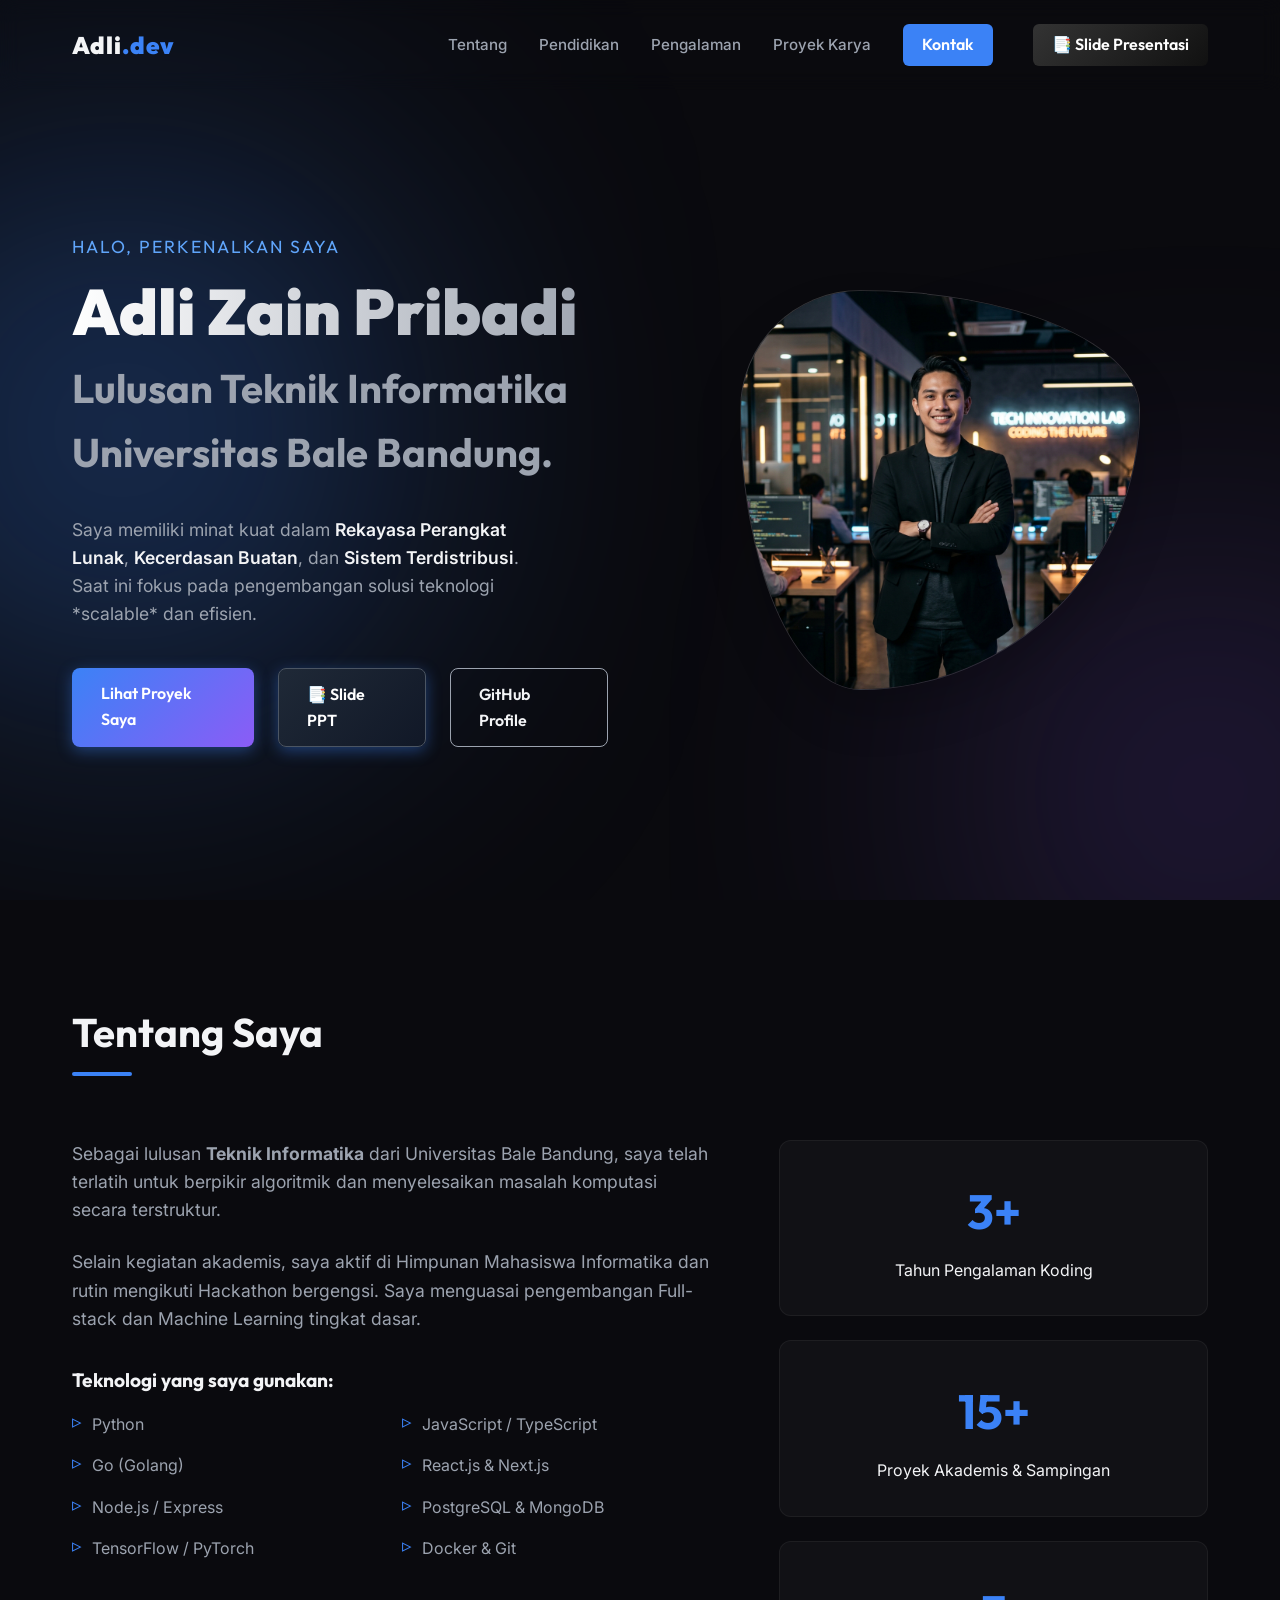
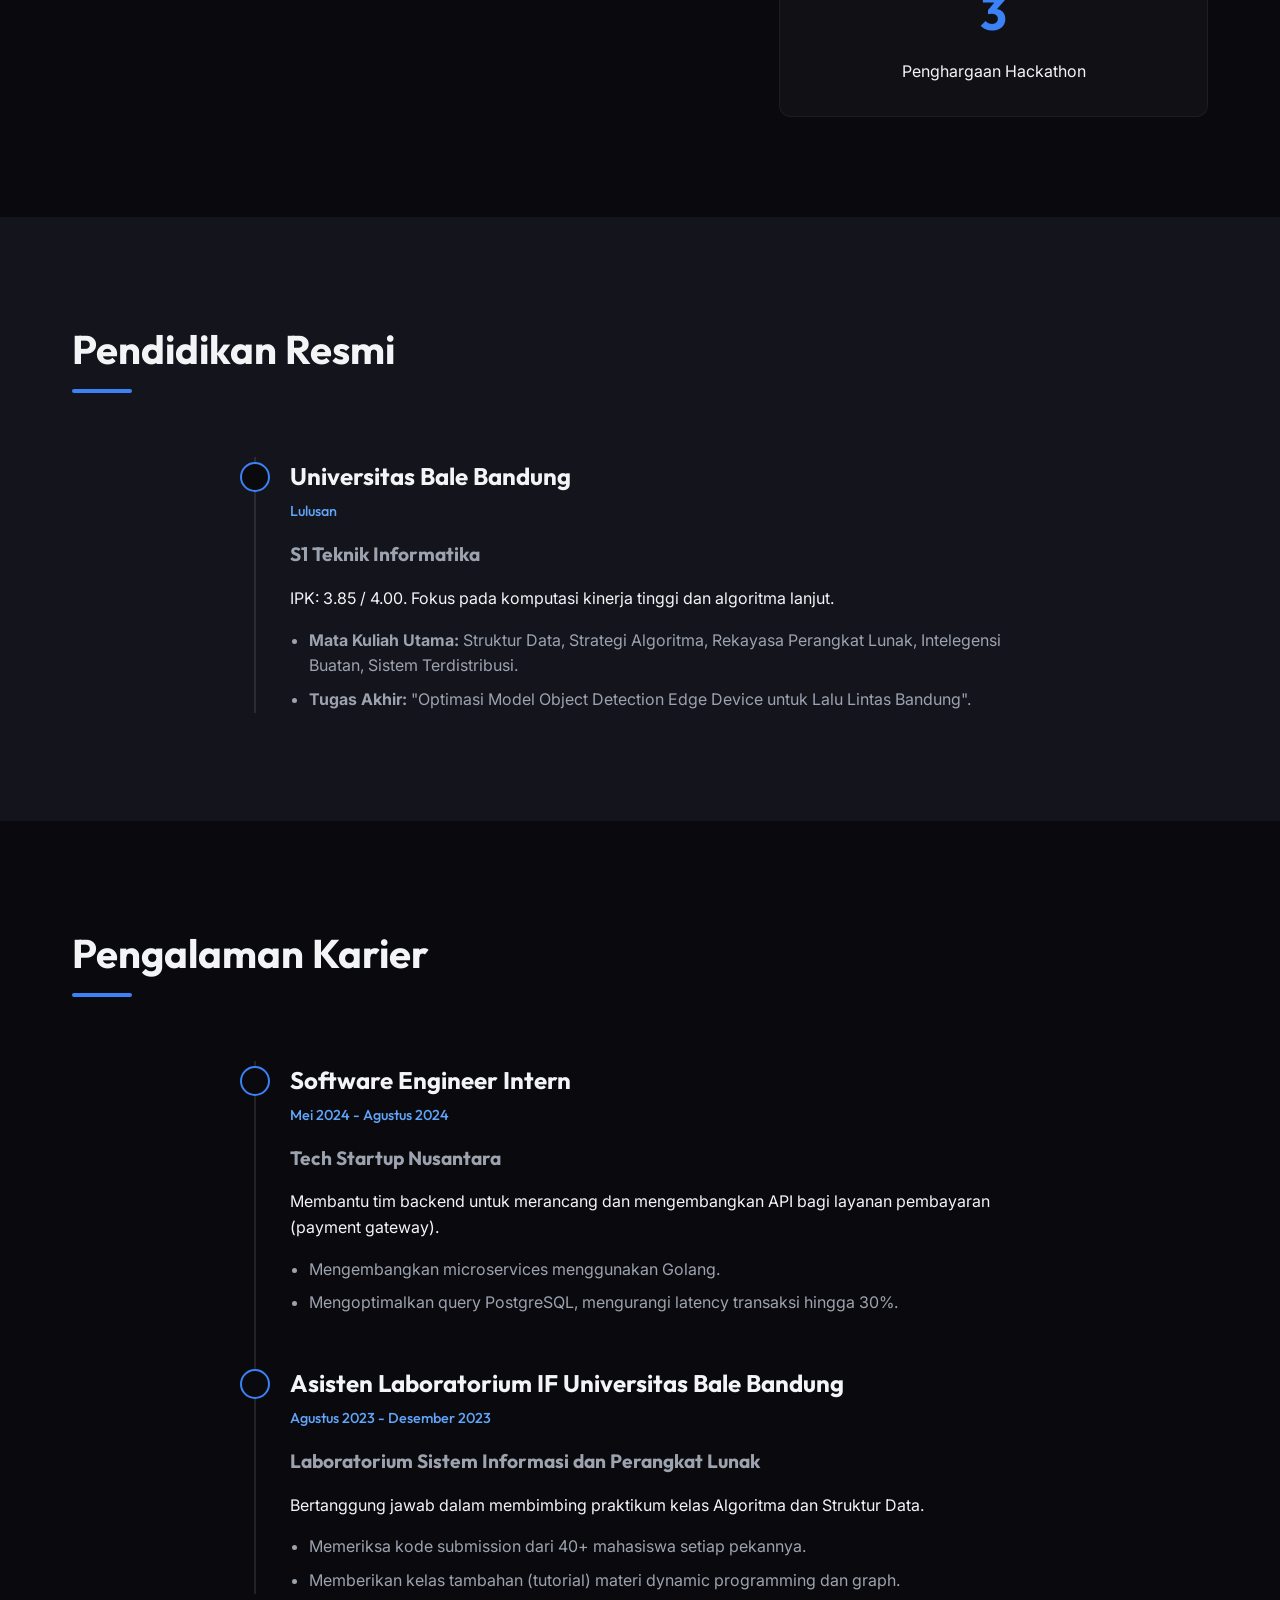
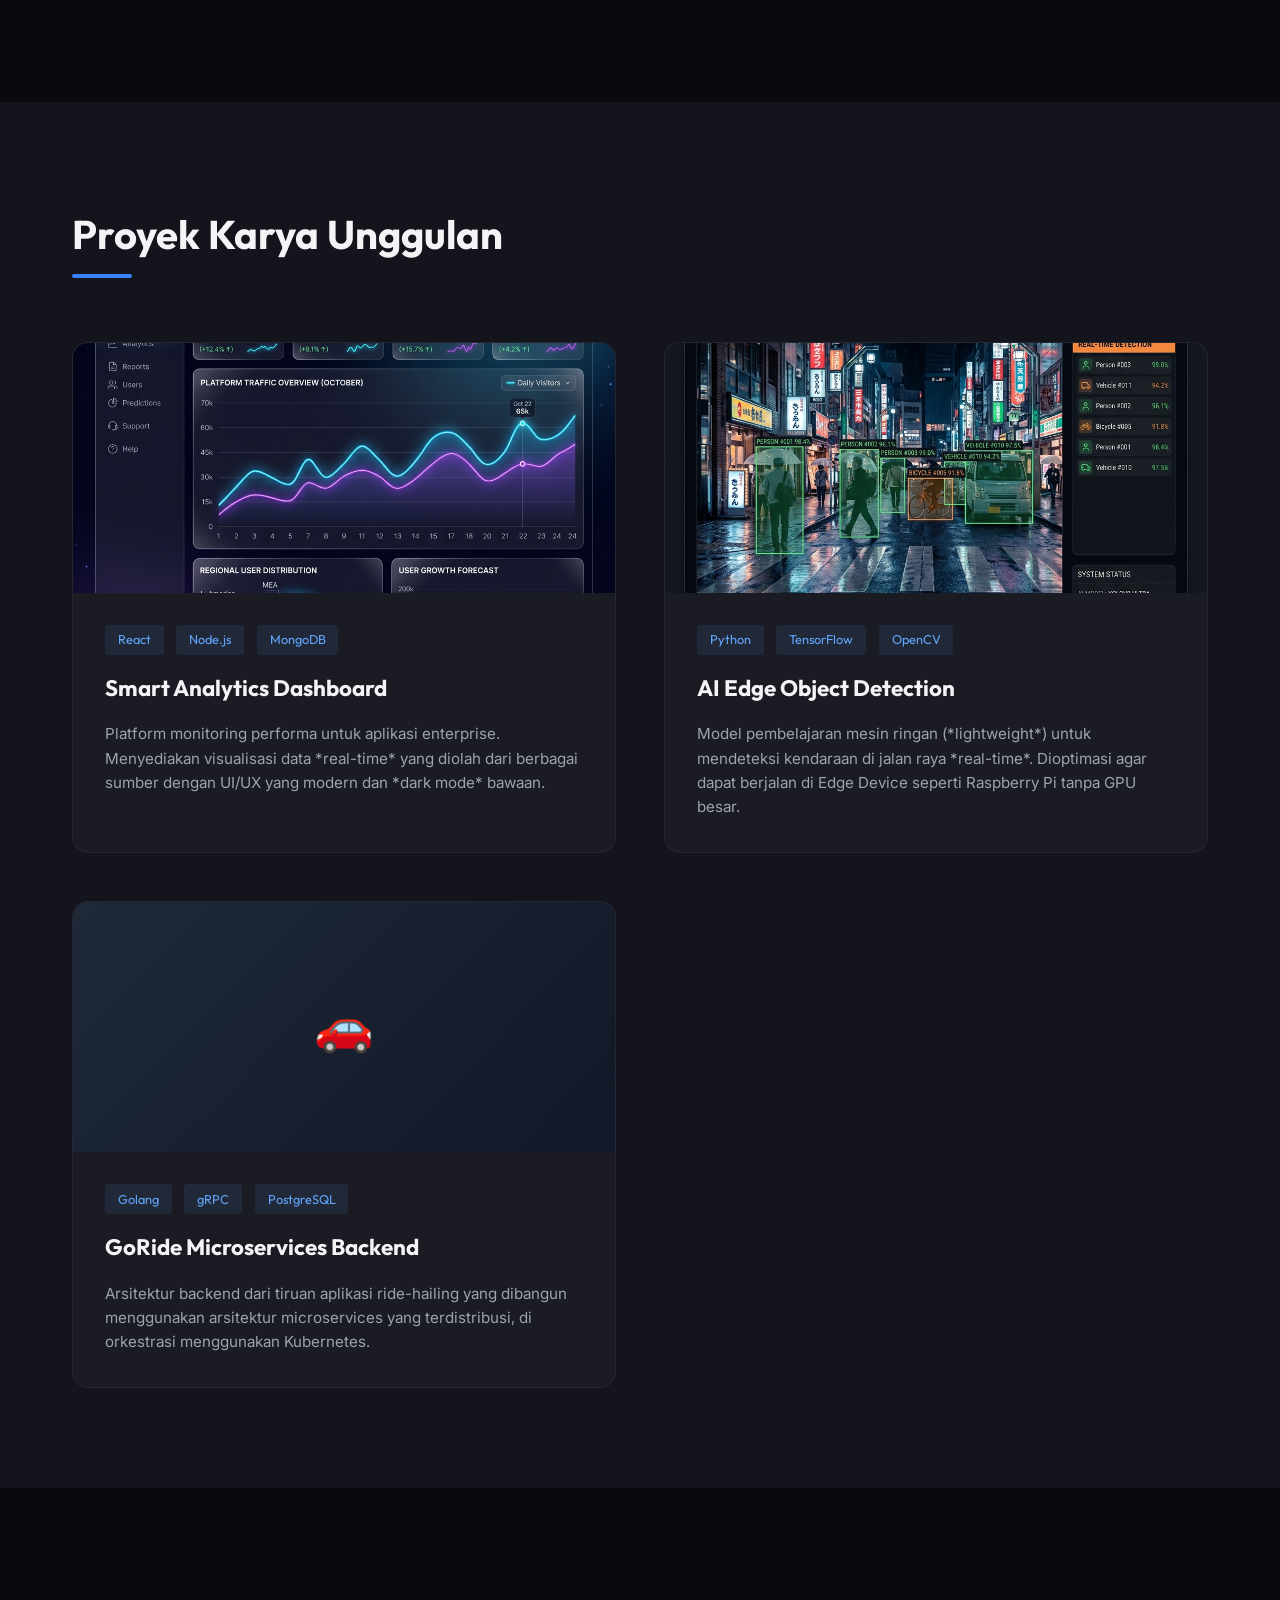
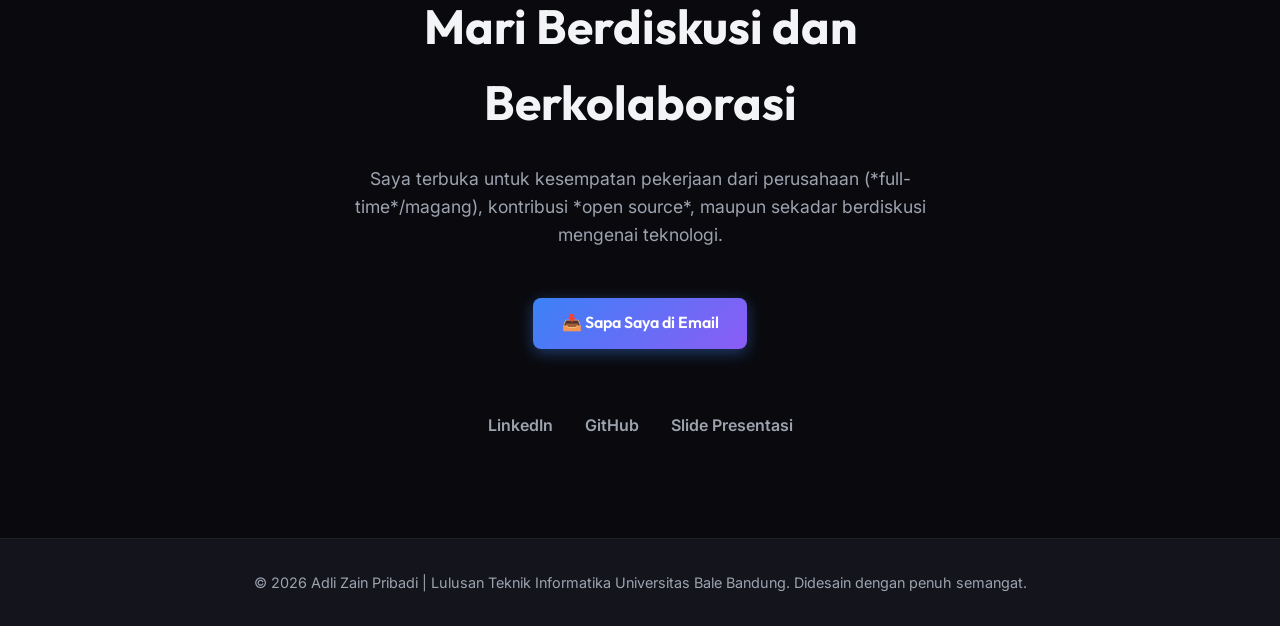
<file: index.html>
<!DOCTYPE html>
<html lang="id">
<head>
    <meta charset="UTF-8">
    <meta name="viewport" content="width=device-width, initial-scale=1.0">
    <title>Portofolio - Lulusan Teknik Informatika Universitas Bale Bandung</title>
    <meta name="description" content="Portofolio Teknik Informatika Universitas Bale Bandung. Showcase proyek, pengalaman magang, dan keterampilan programming.">
    <link rel="preconnect" href="https://fonts.googleapis.com">
    <link rel="preconnect" href="https://fonts.gstatic.com" crossorigin>
    <link href="https://fonts.googleapis.com/css2?family=Inter:wght@300;400;600;800&family=Outfit:wght@400;700;900&display=swap" rel="stylesheet">
    <link rel="stylesheet" href="css/style.css">
</head>
<body>
    <!-- Navbar -->
    <nav id="navbar">
        <div class="container nav-container">
            <a href="#" class="logo">Adli<span>.dev</span></a>
            <ul class="nav-links">
                <li><a href="#about">Tentang</a></li>
                <li><a href="#education">Pendidikan</a></li>
                <li><a href="#experience">Pengalaman</a></li>
                <li><a href="#projects">Proyek Karya</a></li>
                <li><a href="#contact" class="btn-primary-small">Kontak</a></li>
                <li><a href="portfolio-slides.html" class="btn-primary-small" style="background: linear-gradient(135deg, #333, #111); margin-left: 8px;">📑 Slide Presentasi</a></li>
            </ul>
            <div class="hamburger">
                <span class="bar"></span>
                <span class="bar"></span>
                <span class="bar"></span>
            </div>
        </div>
    </nav>

    <!-- Header / Hero Section -->
    <header class="hero" id="home">
        <div class="container hero-content">
            <div class="hero-text">
                <p class="greeting">Halo, perkenalkan saya</p>
                <h1>Adli Zain Pribadi</h1>
                <h2>Lulusan Teknik Informatika Universitas Bale Bandung.</h2>
                <p class="bio">Saya memiliki minat kuat dalam <span>Rekayasa Perangkat Lunak</span>, <span>Kecerdasan Buatan</span>, dan <span>Sistem Terdistribusi</span>. Saat ini fokus pada pengembangan solusi teknologi *scalable* dan efisien.</p>
                <div class="hero-actions">
                    <a href="#projects" class="btn-primary">Lihat Proyek Saya</a>
                    <a href="portfolio-slides.html" class="btn-primary" style="background: linear-gradient(135deg, #1f2937, #111827); border: 1px solid #4b5563;">📑 Slide PPT</a>
                    <a href="https://github.com/adlizainpribadi65-alt" target="_blank" class="btn-outline">GitHub Profile</a>
                </div>
            </div>
            <div class="hero-image">
                <div class="image-wrapper">
                    <img src="assets/profile.png" alt="Foto Adli Zain Pribadi">
                </div>
            </div>
        </div>
    </header>

    <!-- About Section -->
    <section id="about" class="section">
        <div class="container">
            <div class="section-header">
                <h2>Tentang Saya</h2>
                <div class="line"></div>
            </div>
            <div class="about-grid">
                <div class="about-text">
                    <p>Sebagai lulusan <strong>Teknik Informatika</strong> dari Universitas Bale Bandung, saya telah terlatih untuk berpikir algoritmik dan menyelesaikan masalah komputasi secara terstruktur.</p>
                    <p>Selain kegiatan akademis, saya aktif di Himpunan Mahasiswa Informatika dan rutin mengikuti Hackathon bergengsi. Saya menguasai pengembangan Full-stack dan Machine Learning tingkat dasar.</p>
                    
                    <h3 class="skill-title">Teknologi yang saya gunakan:</h3>
                    <ul class="skills-list">
                        <li>Python</li>
                        <li>JavaScript / TypeScript</li>
                        <li>Go (Golang)</li>
                        <li>React.js & Next.js</li>
                        <li>Node.js / Express</li>
                        <li>PostgreSQL & MongoDB</li>
                        <li>TensorFlow / PyTorch</li>
                        <li>Docker & Git</li>
                    </ul>
                </div>
                <div class="about-stats">
                    <div class="stat-card">
                        <h3>3+</h3>
                        <p>Tahun Pengalaman Koding</p>
                    </div>
                    <div class="stat-card">
                        <h3>15+</h3>
                        <p>Proyek Akademis & Sampingan</p>
                    </div>
                    <div class="stat-card">
                        <h3>3</h3>
                        <p>Penghargaan Hackathon</p>
                    </div>
                </div>
            </div>
        </div>
    </section>

    <!-- Education Section -->
    <section id="education" class="section bg-darker">
        <div class="container">
            <div class="section-header">
                <h2>Pendidikan Resmi</h2>
                <div class="line"></div>
            </div>
            <div class="timeline">
                <div class="timeline-item">
                    <div class="timeline-dot"></div>
                    <div class="timeline-content">
                        <h3>Universitas Bale Bandung</h3>
                        <span class="timeline-date">Lulusan</span>
                        <h4>S1 Teknik Informatika</h4>
                        <p>IPK: 3.85 / 4.00. Fokus pada komputasi kinerja tinggi dan algoritma lanjut.</p>
                        <ul class="timeline-details">
                            <li><strong>Mata Kuliah Utama:</strong> Struktur Data, Strategi Algoritma, Rekayasa Perangkat Lunak, Intelegensi Buatan, Sistem Terdistribusi.</li>
                            <li><strong>Tugas Akhir:</strong> "Optimasi Model Object Detection Edge Device untuk Lalu Lintas Bandung".</li>
                        </ul>
                    </div>
                </div>
            </div>
        </div>
    </section>

    <!-- Experience Section -->
    <section id="experience" class="section">
        <div class="container">
            <div class="section-header">
                <h2>Pengalaman Karier</h2>
                <div class="line"></div>
            </div>
            <div class="timeline">
                <div class="timeline-item">
                    <div class="timeline-dot"></div>
                    <div class="timeline-content">
                        <h3>Software Engineer Intern</h3>
                        <span class="timeline-date">Mei 2024 - Agustus 2024</span>
                        <h4>Tech Startup Nusantara</h4>
                        <p>Membantu tim backend untuk merancang dan mengembangkan API bagi layanan pembayaran (payment gateway).</p>
                        <ul class="timeline-details">
                            <li>Mengembangkan microservices menggunakan Golang.</li>
                            <li>Mengoptimalkan query PostgreSQL, mengurangi latency transaksi hingga 30%.</li>
                        </ul>
                    </div>
                </div>
                <div class="timeline-item">
                    <div class="timeline-dot"></div>
                    <div class="timeline-content">
                        <h3>Asisten Laboratorium IF Universitas Bale Bandung</h3>
                        <span class="timeline-date">Agustus 2023 - Desember 2023</span>
                        <h4>Laboratorium Sistem Informasi dan Perangkat Lunak</h4>
                        <p>Bertanggung jawab dalam membimbing praktikum kelas Algoritma dan Struktur Data.</p>
                        <ul class="timeline-details">
                            <li>Memeriksa kode submission dari 40+ mahasiswa setiap pekannya.</li>
                            <li>Memberikan kelas tambahan (tutorial) materi dynamic programming dan graph.</li>
                        </ul>
                    </div>
                </div>
            </div>
        </div>
    </section>

    <!-- Projects Section -->
    <section id="projects" class="section bg-darker">
        <div class="container">
            <div class="section-header">
                <h2>Proyek Karya Unggulan</h2>
                <div class="line"></div>
            </div>
            <div class="projects-grid">
                
                <!-- Project 1 -->
                <div class="project-card">
                    <div class="project-img">
                        <img src="assets/dashboard.png" alt="Dashboard Terpusat">
                        <div class="project-links">
                            <a href="#" target="_blank" class="github-link">GitHub</a>
                            <a href="#" target="_blank" class="demo-link">Live Demo</a>
                        </div>
                    </div>
                    <div class="project-info">
                        <div class="project-tags">
                            <span>React</span> <span>Node.js</span> <span>MongoDB</span>
                        </div>
                        <h3>Smart Analytics Dashboard</h3>
                        <p>Platform monitoring performa untuk aplikasi enterprise. Menyediakan visualisasi data *real-time* yang diolah dari berbagai sumber dengan UI/UX yang modern dan *dark mode* bawaan.</p>
                    </div>
                </div>

                <!-- Project 2 -->
                <div class="project-card">
                    <div class="project-img">
                        <img src="assets/ai_project.png" alt="Sistem Deteksi AI">
                        <div class="project-links">
                            <a href="#" target="_blank" class="github-link">GitHub</a>
                        </div>
                    </div>
                    <div class="project-info">
                        <div class="project-tags">
                            <span>Python</span> <span>TensorFlow</span> <span>OpenCV</span>
                        </div>
                        <h3>AI Edge Object Detection</h3>
                        <p>Model pembelajaran mesin ringan (*lightweight*) untuk mendeteksi kendaraan di jalan raya *real-time*. Dioptimasi agar dapat berjalan di Edge Device seperti Raspberry Pi tanpa GPU besar.</p>
                    </div>
                </div>
                
                <!-- Project 3 -->
                <div class="project-card">
                    <div class="project-img">
                        <!-- Placeholder jika tidak ada gambar ketiga -->
                        <div style="width: 100%; height: 250px; background: linear-gradient(135deg, #1f2937, #111827); display: flex; align-items: center; justify-content: center; color: #4ade80;">
                            <span style="font-size: 3rem;">🚗</span>
                        </div>
                        <div class="project-links">
                            <a href="#" target="_blank" class="github-link">GitHub</a>
                        </div>
                    </div>
                    <div class="project-info">
                        <div class="project-tags">
                            <span>Golang</span> <span>gRPC</span> <span>PostgreSQL</span>
                        </div>
                        <h3>GoRide Microservices Backend</h3>
                        <p>Arsitektur backend dari tiruan aplikasi ride-hailing yang dibangun menggunakan arsitektur microservices yang terdistribusi, di orkestrasi menggunakan Kubernetes.</p>
                    </div>
                </div>

            </div>
        </div>
    </section>

    <!-- Contact Section -->
    <section id="contact" class="section">
        <div class="container contact-container">
            <h2>Mari Berdiskusi dan Berkolaborasi</h2>
            <p>Saya terbuka untuk kesempatan pekerjaan dari perusahaan (*full-time*/magang), kontribusi *open source*, maupun sekadar berdiskusi mengenai teknologi.</p>
            <a href="mailto:adli.zain@gmail.com" class="btn-primary btn-large">📥 Sapa Saya di Email</a>
            <div class="social-links-footer">
                <a href="https://linkedin.com" target="_blank">LinkedIn</a>
                <a href="https://github.com/adlizainpribadi65-alt" target="_blank">GitHub</a>
                <a href="portfolio-slides.html">Slide Presentasi</a>
            </div>
        </div>
    </section>

    <!-- Footer -->
    <footer>
        <div class="container">
            <p>&copy; 2026 Adli Zain Pribadi | Lulusan Teknik Informatika Universitas Bale Bandung. Didesain dengan penuh semangat.</p>
        </div>
    </footer>

    <script src="js/main.js"></script>
</body>
</html>
</file>
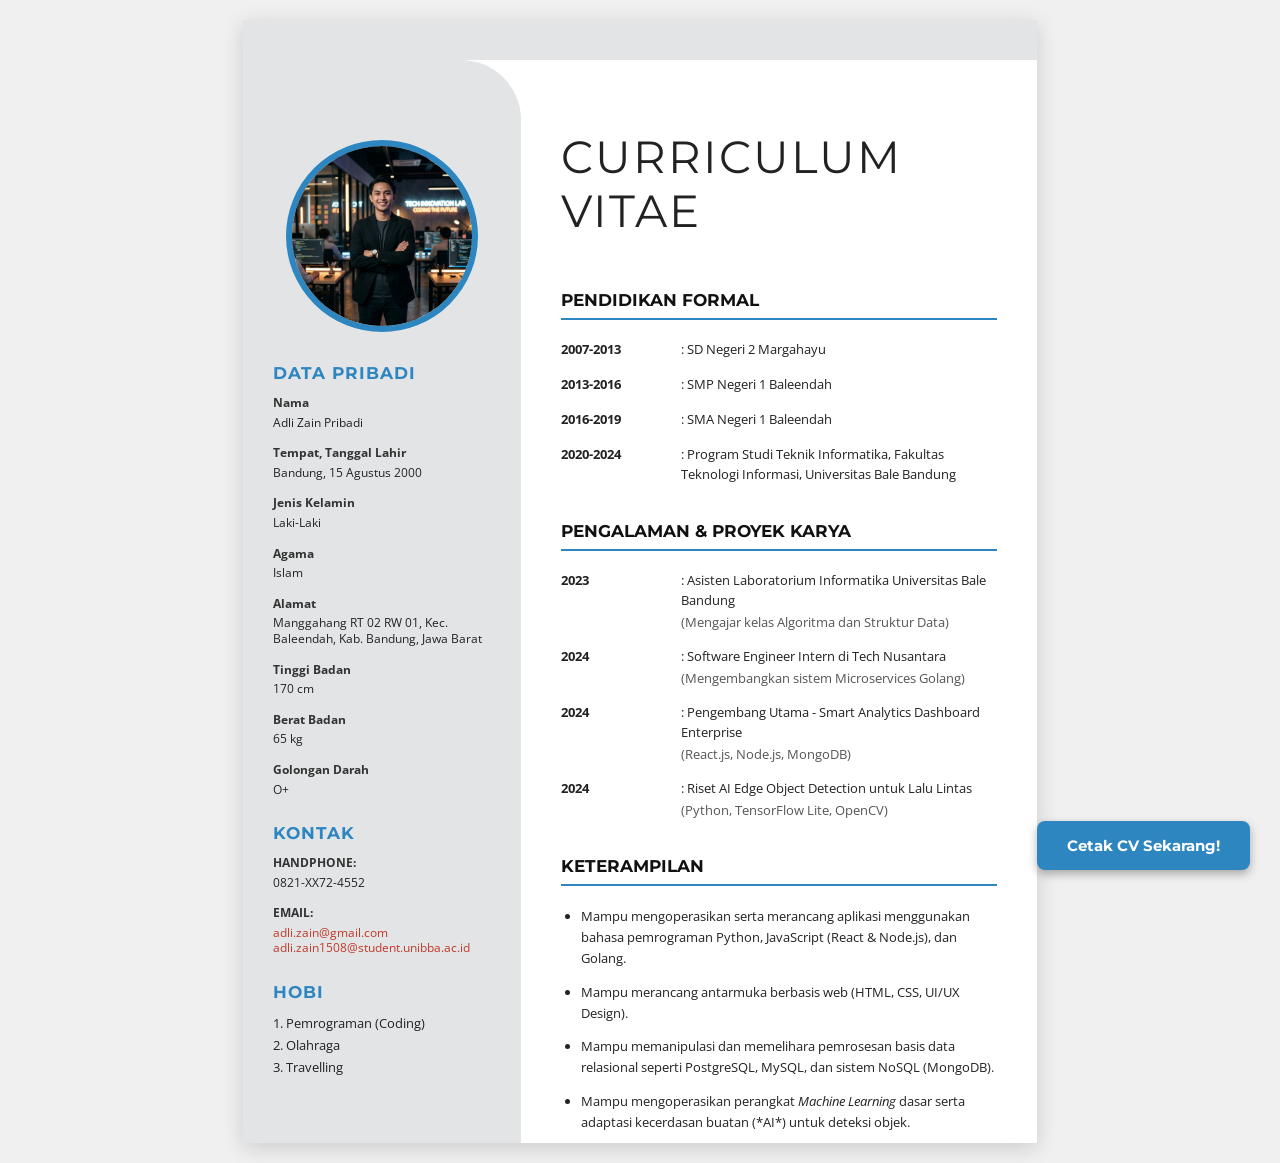
<file: cv.html>
<!DOCTYPE html>
<html lang="id">
<head>
    <meta charset="UTF-8">
    <meta name="viewport" content="width=device-width, initial-scale=1.0">
    <title>Curriculum Vitae - Adli Zain Pribadi</title>
    <link rel="preconnect" href="https://fonts.googleapis.com">
    <link rel="preconnect" href="https://fonts.gstatic.com" crossorigin>
    <link href="https://fonts.googleapis.com/css2?family=Montserrat:wght@400;600;700&family=Open+Sans:wght@400;600&display=swap" rel="stylesheet">
    <style>
        /* CSS Settings for A4 Print */
        @page {
            size: A4;
            margin: 0; 
        }

        :root {
            --bg-gray: #e2e4e5;
            --main-white: #ffffff;
            --blue-accent: #2e86c1;
            --text-dark: #222222;
        }

        body {
            font-family: 'Open Sans', sans-serif;
            margin: 0;
            padding: 20px;
            background-color: #f0f0f0;
            display: flex;
            justify-content: center;
            color: var(--text-dark);
            -webkit-print-color-adjust: exact !important;
            print-color-adjust: exact !important;
        }

        .a4-container {
            width: 210mm;
            height: 297mm;
            background-color: var(--main-white);
            box-shadow: 0 5px 20px rgba(0,0,0,0.15);
            position: relative;
            overflow: hidden;
            display: flex;
            box-sizing: border-box;
        }

        /* Top Gray Bar Decor */
        .top-bar-decor {
            position: absolute;
            top: 0;
            left: 0;
            width: 100%;
            height: 40px;
            background-color: var(--bg-gray);
            z-index: 0;
        }

        /* --- LEFT SIDEBAR --- */
        .sidebar {
            width: 35%;
            height: 100%;
            background-color: var(--bg-gray);
            position: relative;
            z-index: 1;
            padding: 80px 30px 40px 30px; /* Padding for content */
            box-sizing: border-box;
            border-top-right-radius: 60px; /* Curve that matches the design */
            margin-top: 40px; 
            border-bottom-right-radius: 30px;
            border-bottom-left-radius: 30px;
        }

        /* Profile Picture */
        .profile-pic-container {
            width: 100%;
            display: flex;
            justify-content: center;
            margin-bottom: 30px;
        }

        .profile-pic {
            width: 180px;
            height: 180px;
            border-radius: 50%;
            border: 6px solid var(--blue-accent);
            object-fit: cover;
            background-color: #fff;
        }

        /* Sidebar Section Titles */
        .sidebar h2 {
            font-family: 'Montserrat', sans-serif;
            color: var(--blue-accent);
            font-size: 13pt;
            font-weight: 700;
            text-transform: uppercase;
            margin-bottom: 12px;
            margin-top: 25px;
            letter-spacing: 1px;
        }

        /* Sidebar Data Sets */
        .data-item {
            margin-bottom: 15px;
            font-size: 9pt;
            line-height: 1.3;
        }

        .data-item strong {
            display: block;
            margin-bottom: 4px;
            font-weight: 700;
            color: #333;
        }

        .data-item span {
            display: block;
        }

        .sidebar a {
            color: #c0392b;
            text-decoration: none;
        }
        
        /* Hobi specific */
        .hobi-list {
            list-style: none;
            padding: 0;
            margin: 0;
            font-size: 9.5pt;
        }
        
        .hobi-list li {
            margin-bottom: 4px;
        }

        /* --- RIGHT MAIN CONTENT --- */
        .main-content {
            width: 65%;
            height: 100%;
            padding: 60px 40px;
            box-sizing: border-box;
            position: relative;
            z-index: 2;
        }

        /* Title */
        .cv-title {
            font-family: 'Montserrat', sans-serif;
            font-size: 34pt;
            font-weight: 400;
            line-height: 1.2;
            letter-spacing: 2px;
            margin-bottom: 50px;
            margin-top: 50px;
        }

        /* Main Content Section Titles */
        .main-content h2 {
            font-family: 'Montserrat', sans-serif;
            font-size: 13pt;
            color: #111;
            text-transform: uppercase;
            border-bottom: 2px solid var(--blue-accent);
            padding-bottom: 8px;
            margin-bottom: 20px;
            margin-top: 35px;
        }

        /* Row Layouts for Education & Experience */
        .row-item {
            display: flex;
            margin-bottom: 15px;
            font-size: 10pt;
            line-height: 1.5;
        }

        .row-year {
            width: 120px;
            flex-shrink: 0;
            font-weight: 700;
        }

        .row-details {
            flex-grow: 1;
        }

        .row-details .sub-info {
            font-size: 9.5pt;
            color: #555;
            display: block;
            margin-top: 2px;
        }

        /* Skills List */
        .skills-list {
            padding-left: 20px;
            font-size: 10pt;
            line-height: 1.6;
        }

        .skills-list li {
            margin-bottom: 12px;
        }

        /* Print Settings */
        @media print {
            body {
                background: none;
                padding: 0;
            }
            .a4-container {
                box-shadow: none;
                margin: 0;
            }
            .no-print {
                display: none !important;
            }
        }

        /* Print Button */
        .print-btn {
            position: fixed;
            bottom: 30px;
            right: 30px;
            background-color: var(--blue-accent);
            color: white;
            border: none;
            padding: 15px 30px;
            border-radius: 8px;
            font-size: 15px;
            font-weight: bold;
            cursor: pointer;
            box-shadow: 0 4px 10px rgba(0,0,0,0.3);
            z-index: 1000;
            font-family: 'Montserrat', sans-serif;
        }
        
        .print-btn:hover {
            background-color: #1f618d;
        }
    </style>
</head>
<body>

    <div class="a4-container">
        <!-- Top Grey Bar decor behind everything -->
        <div class="top-bar-decor"></div>

        <!-- LEFT SIDEBAR -->
        <div class="sidebar">
            <div class="profile-pic-container">
                <!-- Using the generated profile picture from earlier -->
                <img src="assets/profile.png" alt="Profile Foto" class="profile-pic">
            </div>

            <h2>DATA PRIBADI</h2>
            
            <div class="data-item">
                <strong>Nama</strong>
                <span>Adli Zain Pribadi</span>
            </div>
            
            <div class="data-item">
                <strong>Tempat, Tanggal Lahir</strong>
                <span>Bandung, 15 Agustus 2000</span>
            </div>
            
            <div class="data-item">
                <strong>Jenis Kelamin</strong>
                <span>Laki-Laki</span>
            </div>
            
            <div class="data-item">
                <strong>Agama</strong>
                <span>Islam</span>
            </div>
            
            <div class="data-item">
                <strong>Alamat</strong>
                <span>Manggahang RT 02 RW 01, Kec.<br>Baleendah, Kab. Bandung, Jawa Barat</span>
            </div>
            
            <div class="data-item">
                <strong>Tinggi Badan</strong>
                <span>170 cm</span>
            </div>
            
            <div class="data-item">
                <strong>Berat Badan</strong>
                <span>65 kg</span>
            </div>
            
            <div class="data-item">
                <strong>Golongan Darah</strong>
                <span>O+</span>
            </div>

            <h2>KONTAK</h2>

            <div class="data-item">
                <strong>HANDPHONE:</strong>
                <span>0821-XX72-4552</span>
            </div>

            <div class="data-item">
                <strong>EMAIL:</strong>
                <span><a href="mailto:adli.zain@gmail.com">adli.zain@gmail.com</a><br>
                <a href="mailto:adli.zain1508@student.unibba.ac.id">adli.zain1508@student.unibba.ac.id</a></span>
            </div>

            <h2>HOBI</h2>
            <ul class="hobi-list">
                <li>1. Pemrograman (Coding)</li>
                <li>2. Olahraga</li>
                <li>3. Travelling</li>
            </ul>
        </div>

        <!-- RIGHT MAIN CONTENT -->
        <div class="main-content">
            <div class="cv-title">
                CURRICULUM<br>VITAE
            </div>

            <h2>PENDIDIKAN FORMAL</h2>
            
            <div class="row-item">
                <div class="row-year">2007-2013</div>
                <div class="row-details">: SD Negeri 2 Margahayu</div>
            </div>
            <div class="row-item">
                <div class="row-year">2013-2016</div>
                <div class="row-details">: SMP Negeri 1 Baleendah</div>
            </div>
            <div class="row-item">
                <div class="row-year">2016-2019</div>
                <div class="row-details">: SMA Negeri 1 Baleendah</div>
            </div>
            <div class="row-item">
                <div class="row-year">2020-2024</div>
                <div class="row-details">: Program Studi Teknik Informatika, Fakultas <br>
                Teknologi Informasi, Universitas Bale Bandung</div>
            </div>

            <h2>PENGALAMAN & PROYEK KARYA</h2>
            
            <div class="row-item">
                <div class="row-year">2023</div>
                <div class="row-details">: Asisten Laboratorium Informatika Universitas Bale Bandung<br>
                <span class="sub-info">(Mengajar kelas Algoritma dan Struktur Data)</span></div>
            </div>
            <div class="row-item">
                <div class="row-year">2024</div>
                <div class="row-details">: Software Engineer Intern di Tech Nusantara<br>
                <span class="sub-info">(Mengembangkan sistem Microservices Golang)</span></div>
            </div>
            <div class="row-item">
                <div class="row-year">2024</div>
                <div class="row-details">: Pengembang Utama - Smart Analytics Dashboard Enterprise<br>
                <span class="sub-info">(React.js, Node.js, MongoDB)</span></div>
            </div>
            <div class="row-item">
                <div class="row-year">2024</div>
                <div class="row-details">: Riset AI Edge Object Detection untuk Lalu Lintas<br>
                <span class="sub-info">(Python, TensorFlow Lite, OpenCV)</span></div>
            </div>

            <h2>KETERAMPILAN</h2>
            <ul class="skills-list">
                <li>Mampu mengoperasikan serta merancang aplikasi menggunakan bahasa pemrograman Python, JavaScript (React & Node.js), dan Golang.</li>
                <li>Mampu merancang antarmuka berbasis web (HTML, CSS, UI/UX Design).</li>
                <li>Mampu memanipulasi dan memelihara pemrosesan basis data relasional seperti PostgreSQL, MySQL, dan sistem NoSQL (MongoDB).</li>
                <li>Mampu mengoperasikan perangkat <em>Machine Learning</em> dasar serta adaptasi kecerdasan buatan (*AI*) untuk deteksi objek.</li>
            </ul>

        </div>
    </div>

    <!-- Cetak PDF Button -->
    <button class="no-print print-btn" onclick="window.print()">Cetak CV Sekarang!</button>

</body>
</html>
</file>
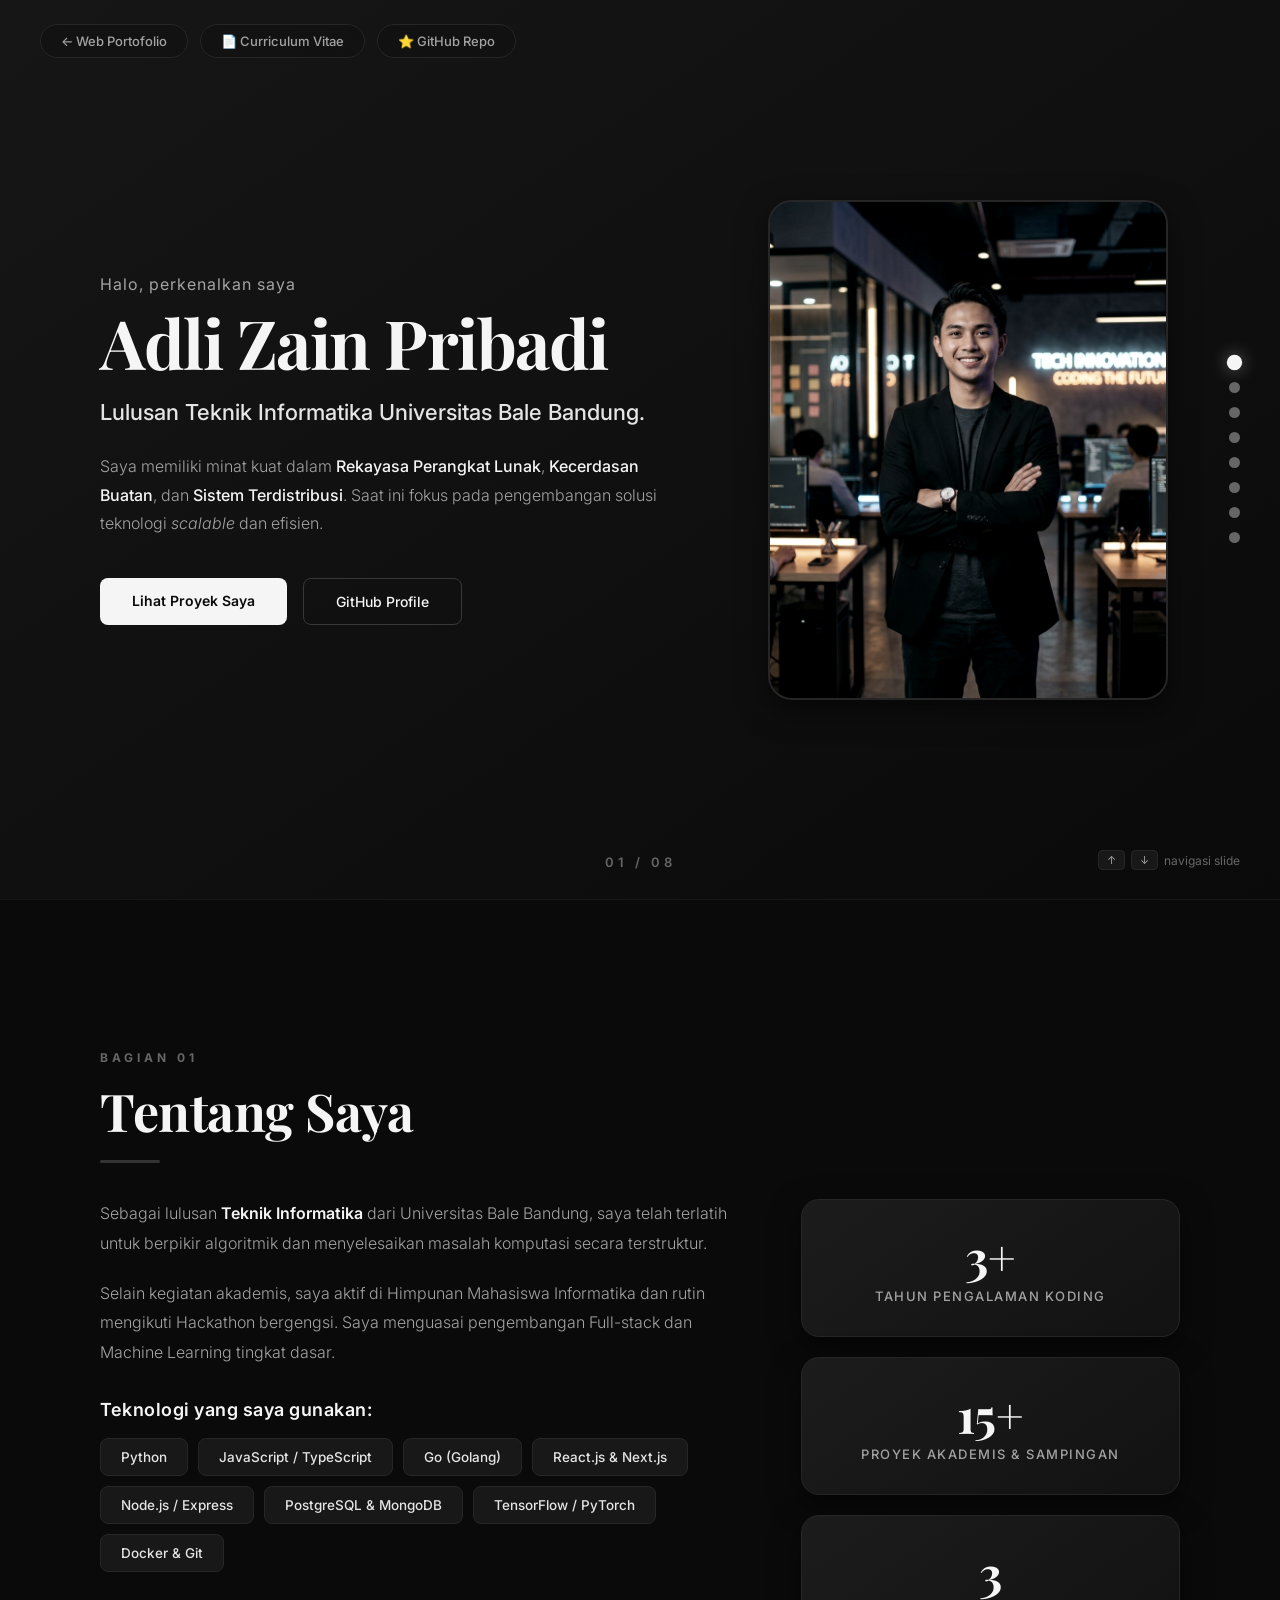
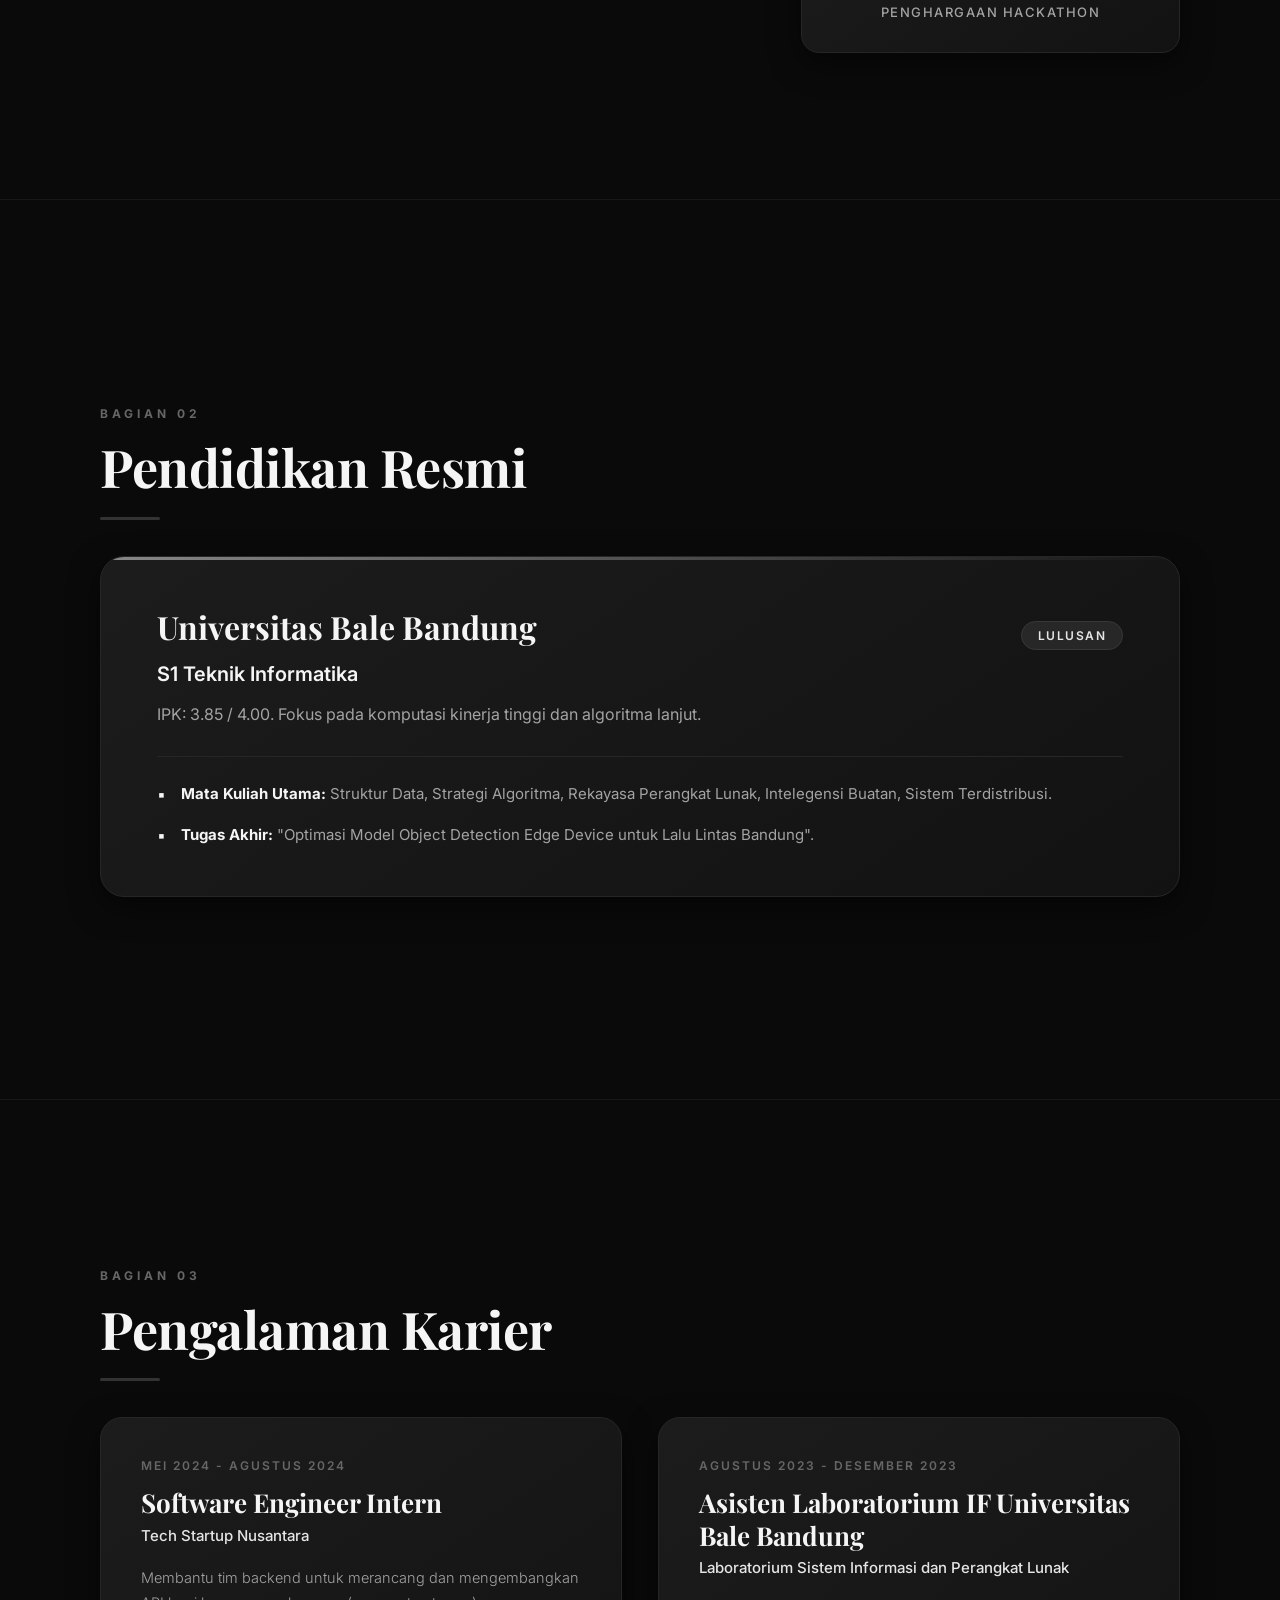
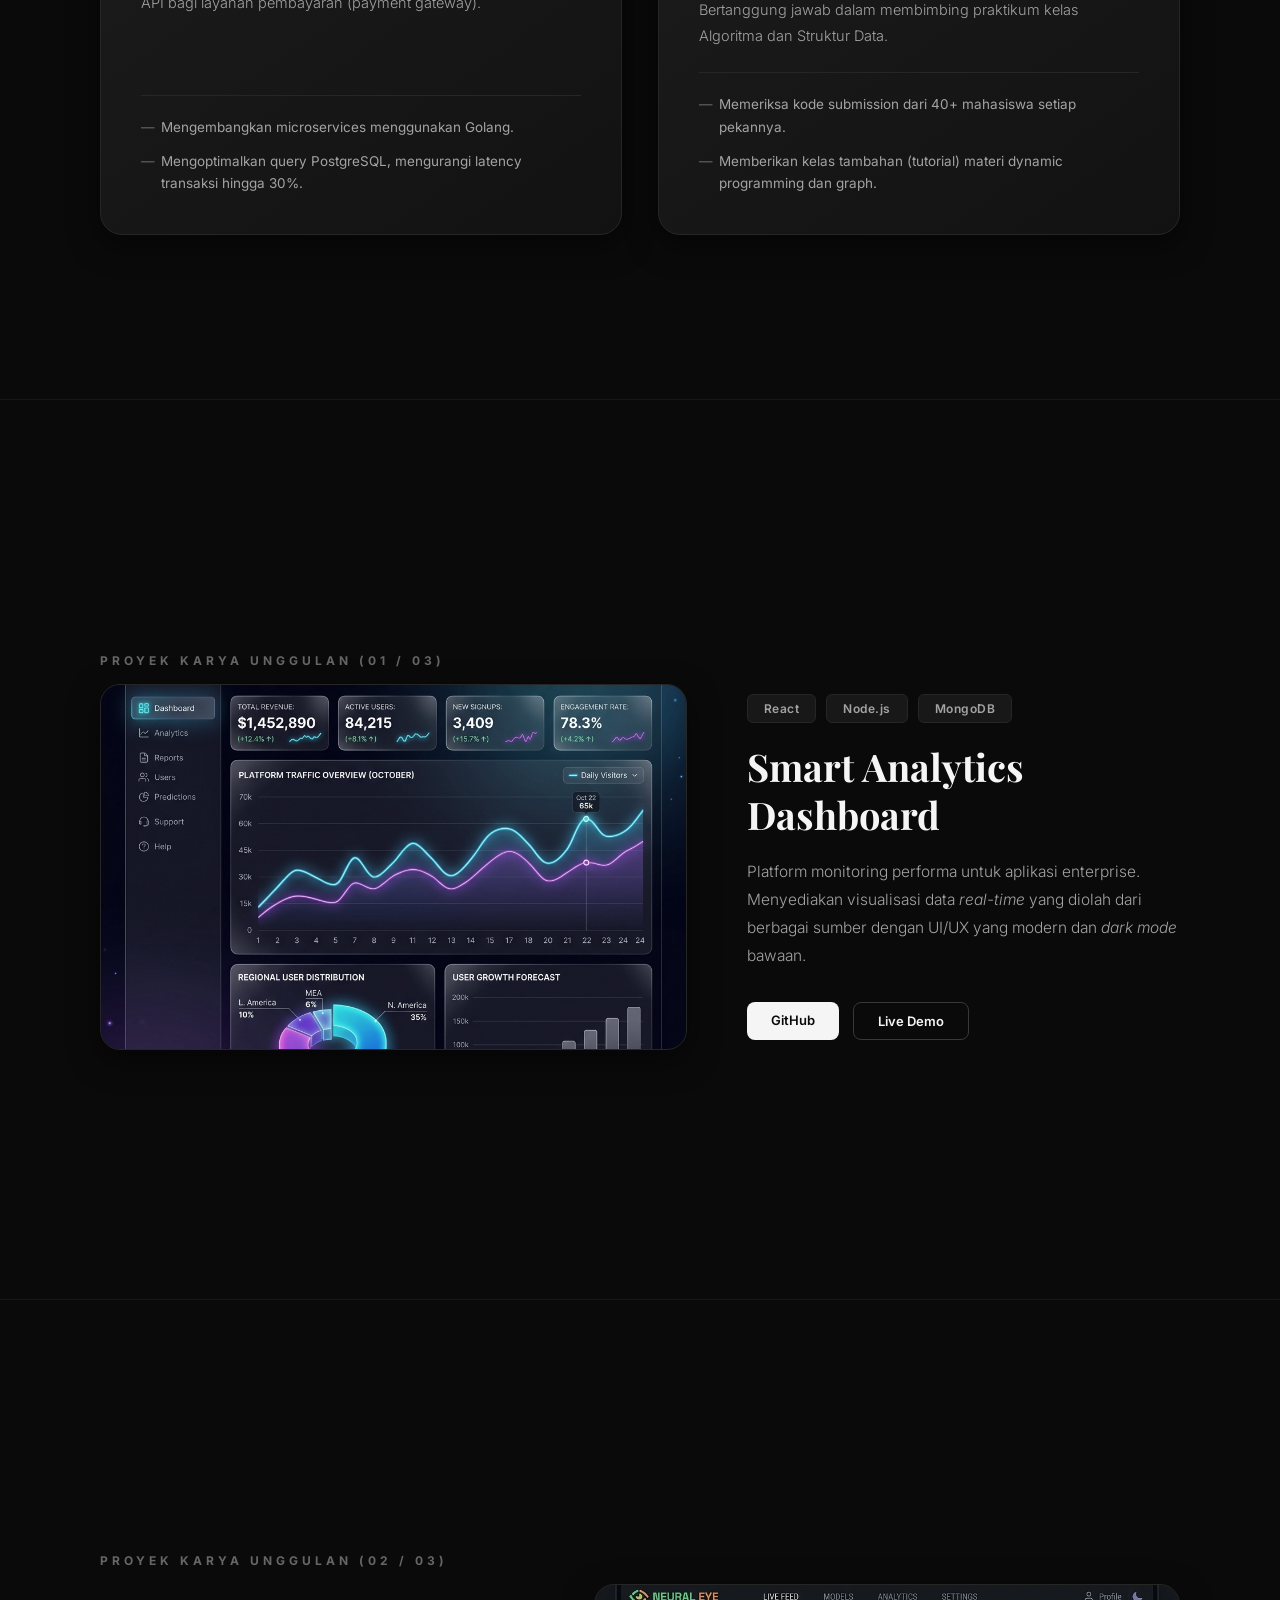
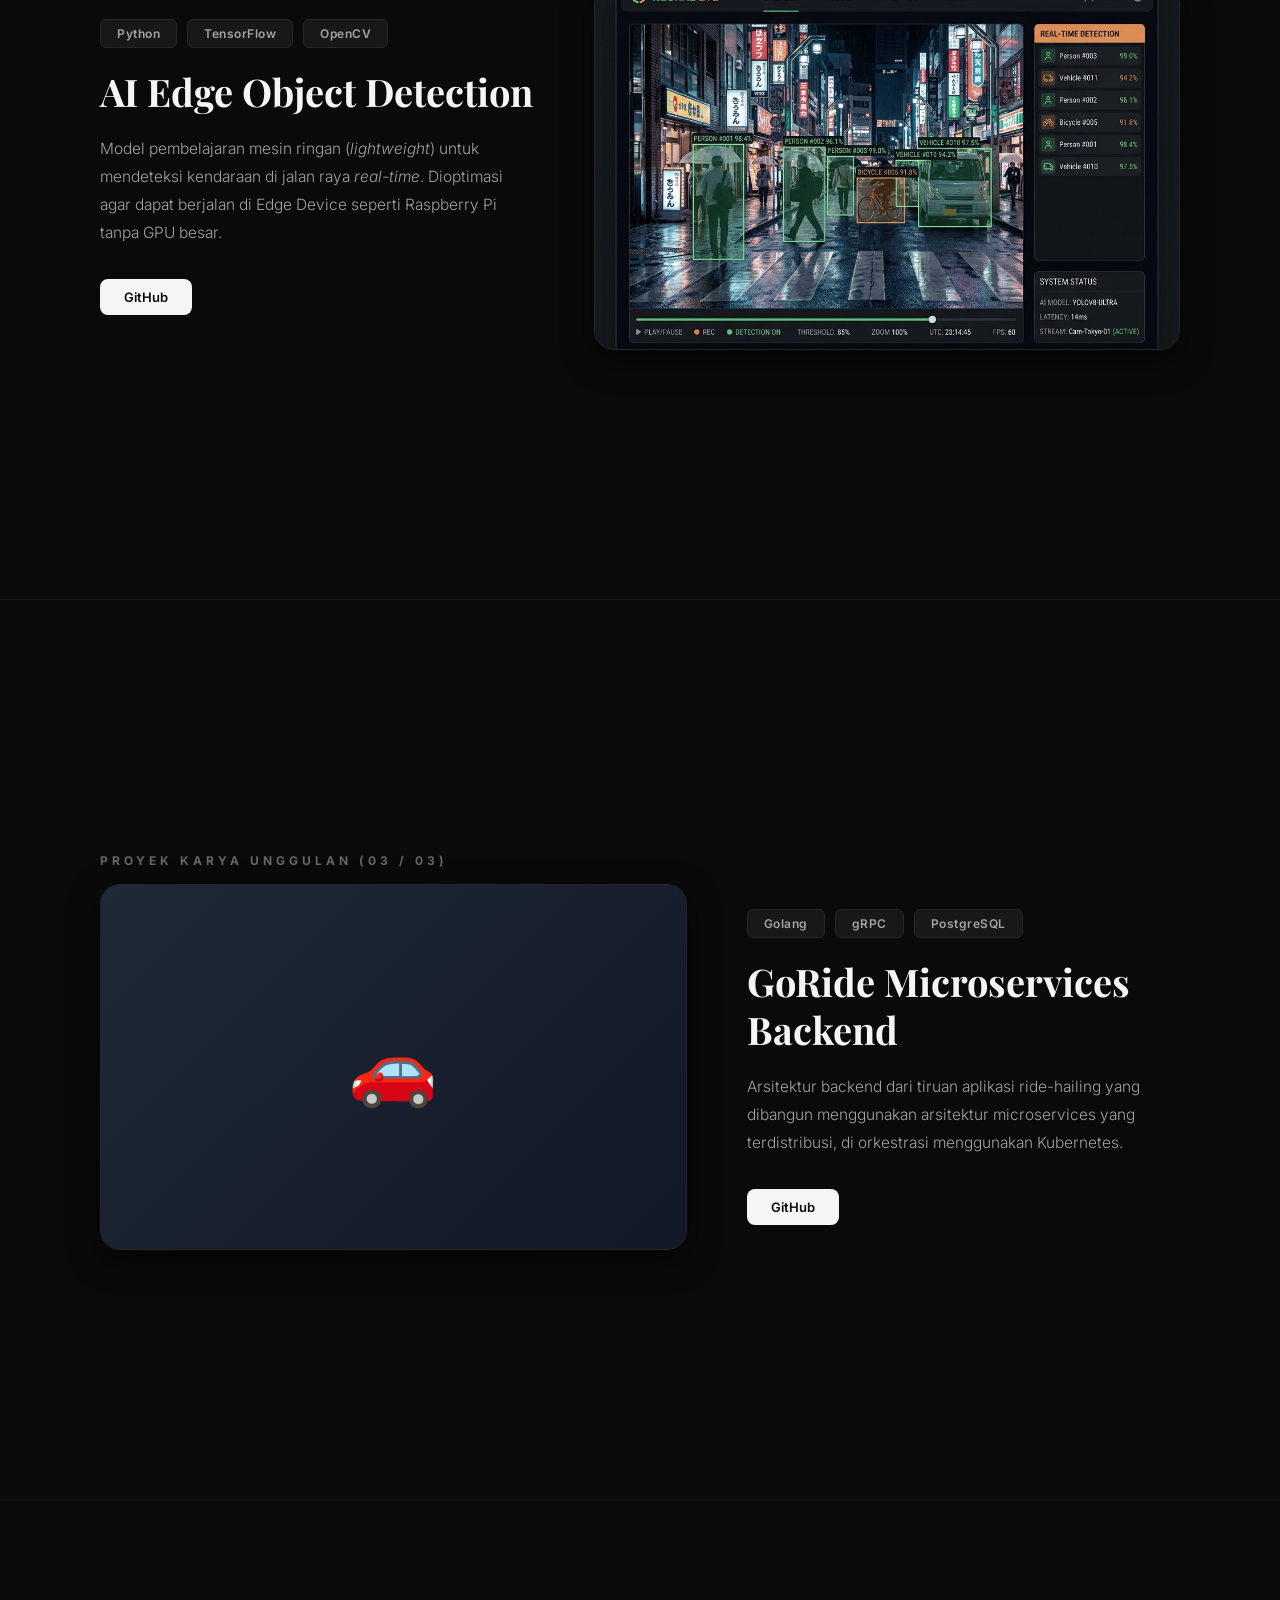
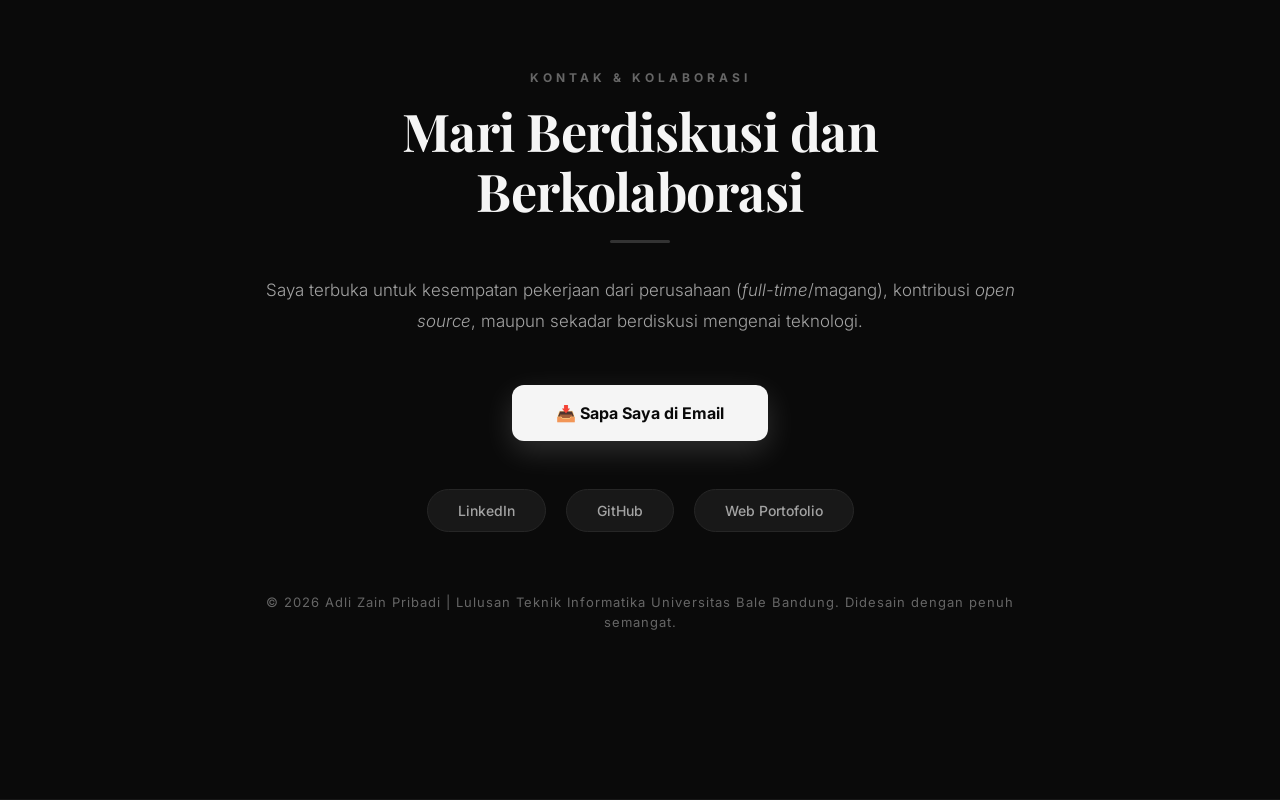
<file: portfolio-slides.html>
<!DOCTYPE html>
<html lang="id">
<head>
    <meta charset="UTF-8">
    <meta name="viewport" content="width=device-width, initial-scale=1.0">
    <title>Portofolio Presentasi - Lulusan Teknik Informatika Universitas Bale Bandung</title>
    <link rel="preconnect" href="https://fonts.googleapis.com">
    <link rel="preconnect" href="https://fonts.gstatic.com" crossorigin>
    <link href="https://fonts.googleapis.com/css2?family=Inter:wght@300;400;500;600;700;800;900&family=Playfair+Display:ital,wght@0,400;0,600;0,700;0,900;1,400&display=swap" rel="stylesheet">
    <style>
        *, *::before, *::after { margin: 0; padding: 0; box-sizing: border-box; }

        :root {
            --bg-dark: #0a0a0a;
            --bg-slide: #111111;
            --bg-card: #181818;
            --bg-card-hover: #222222;
            --text-primary: #f5f5f5;
            --text-secondary: #a3a3a3;
            --text-muted: #666666;
            --accent: #e5e5e5;
            --border: #262626;
            --border-light: #383838;
            --gradient-1: linear-gradient(145deg, #161616 0%, #0a0a0a 100%);
            --gradient-card: linear-gradient(145deg, #1c1c1c 0%, #121212 100%);
            --shadow-card: 0 10px 30px rgba(0, 0, 0, 0.5);
            --transition: all 0.35s cubic-bezier(0.25, 0.46, 0.45, 0.94);
        }

        html {
            scroll-behavior: smooth;
            scroll-snap-type: y mandatory;
            overflow-y: scroll;
        }

        body {
            font-family: 'Inter', -apple-system, BlinkMacSystemFont, sans-serif;
            background: var(--bg-dark);
            color: var(--text-primary);
            overflow-x: hidden;
            -webkit-font-smoothing: antialiased;
        }

        /* ===== SLIDE LAYOUT ===== */
        .slide {
            width: 100vw;
            min-height: 100vh;
            display: flex;
            align-items: center;
            justify-content: center;
            scroll-snap-align: start;
            position: relative;
            padding: 80px 100px;
            background: var(--bg-dark);
            border-bottom: 1px solid #171717;
        }

        .slide-inner {
            max-width: 1200px;
            width: 100%;
            opacity: 0;
            transform: translateY(30px);
            transition: opacity 0.7s cubic-bezier(0.16, 1, 0.3, 1), transform 0.7s cubic-bezier(0.16, 1, 0.3, 1);
        }

        .slide-inner.visible {
            opacity: 1;
            transform: translateY(0);
        }

        /* Top Bar Navigation Links */
        .top-nav {
            position: fixed;
            top: 24px;
            left: 40px;
            display: flex;
            align-items: center;
            gap: 12px;
            z-index: 1001;
        }

        .nav-btn {
            font-size: 13px;
            color: var(--text-secondary);
            text-decoration: none;
            font-weight: 500;
            padding: 8px 20px;
            border: 1px solid var(--border);
            border-radius: 100px;
            background: rgba(18, 18, 18, 0.85);
            backdrop-filter: blur(10px);
            transition: var(--transition);
        }

        .nav-btn:hover {
            color: var(--text-primary);
            border-color: var(--accent);
            background: rgba(30, 30, 30, 0.95);
        }

        .nav-btn.active {
            color: var(--text-primary);
            border-color: #555;
            background: #222;
        }

        /* Dots Navigation */
        .nav-dots {
            position: fixed;
            right: 40px;
            top: 50%;
            transform: translateY(-50%);
            display: flex;
            flex-direction: column;
            gap: 14px;
            z-index: 1000;
        }

        .nav-dot {
            width: 11px;
            height: 11px;
            border-radius: 50%;
            background: var(--text-muted);
            cursor: pointer;
            transition: var(--transition);
            border: none;
            position: relative;
        }

        .nav-dot.active {
            background: var(--text-primary);
            transform: scale(1.4);
            box-shadow: 0 0 12px rgba(255, 255, 255, 0.4);
        }

        .nav-dot:hover {
            background: var(--accent);
            transform: scale(1.3);
        }

        .nav-dot .tooltip {
            position: absolute;
            right: 28px;
            top: 50%;
            transform: translateY(-50%);
            background: #1e1e1e;
            color: var(--text-primary);
            padding: 6px 14px;
            border-radius: 6px;
            font-size: 12px;
            white-space: nowrap;
            opacity: 0;
            pointer-events: none;
            transition: opacity 0.25s ease;
            border: 1px solid var(--border-light);
            box-shadow: var(--shadow-card);
        }

        .nav-dot:hover .tooltip { opacity: 1; }

        /* Slide Counter & Hints */
        .slide-counter {
            position: fixed;
            bottom: 30px;
            left: 50%;
            transform: translateX(-50%);
            font-size: 13px;
            color: var(--text-muted);
            letter-spacing: 4px;
            font-weight: 600;
            z-index: 1000;
        }

        .key-hint {
            position: fixed;
            bottom: 30px;
            right: 40px;
            font-size: 12px;
            color: var(--text-muted);
            z-index: 1000;
            display: flex;
            align-items: center;
            gap: 6px;
        }

        .key-hint kbd {
            background: var(--bg-card);
            border: 1px solid var(--border);
            border-radius: 4px;
            padding: 2px 8px;
            font-family: inherit;
            font-size: 11px;
            color: var(--text-secondary);
        }

        /* Typography & Section Styles */
        .section-tag {
            display: inline-block;
            font-size: 12px;
            font-weight: 700;
            letter-spacing: 4px;
            text-transform: uppercase;
            color: var(--text-muted);
            margin-bottom: 16px;
        }

        .section-line {
            width: 60px;
            height: 3px;
            background: #333333;
            margin-bottom: 36px;
            border-radius: 2px;
        }

        .slide-title {
            font-family: 'Playfair Display', serif;
            font-size: 52px;
            font-weight: 700;
            line-height: 1.15;
            letter-spacing: -0.5px;
            color: var(--text-primary);
            margin-bottom: 20px;
        }

        /* ===== SLIDE 1: HERO / COVER ===== */
        .hero-slide { background: var(--gradient-1); }

        .hero-layout {
            display: grid;
            grid-template-columns: 1.15fr 0.85fr;
            gap: 80px;
            align-items: center;
        }

        .greeting {
            font-size: 16px;
            color: var(--text-secondary);
            font-weight: 400;
            letter-spacing: 1px;
            margin-bottom: 12px;
        }

        .hero-name {
            font-family: 'Playfair Display', serif;
            font-size: 68px;
            font-weight: 700;
            line-height: 1.05;
            margin-bottom: 20px;
            letter-spacing: -1.5px;
        }

        .hero-subtitle {
            font-size: 22px;
            font-weight: 500;
            color: var(--accent);
            line-height: 1.4;
            margin-bottom: 24px;
        }

        .hero-bio {
            font-size: 16px;
            line-height: 1.8;
            color: var(--text-secondary);
            font-weight: 300;
            margin-bottom: 40px;
        }

        .hero-bio span {
            color: var(--text-primary);
            font-weight: 500;
        }

        .hero-actions {
            display: flex;
            gap: 16px;
            flex-wrap: wrap;
        }

        .btn-action-primary {
            padding: 14px 32px;
            background: var(--text-primary);
            color: var(--bg-dark);
            text-decoration: none;
            border-radius: 8px;
            font-size: 14px;
            font-weight: 600;
            transition: var(--transition);
        }

        .btn-action-primary:hover {
            background: #ffffff;
            transform: translateY(-2px);
            box-shadow: 0 8px 20px rgba(255, 255, 255, 0.2);
        }

        .btn-action-outline {
            padding: 14px 32px;
            background: transparent;
            color: var(--text-primary);
            border: 1px solid var(--border-light);
            text-decoration: none;
            border-radius: 8px;
            font-size: 14px;
            font-weight: 500;
            transition: var(--transition);
        }

        .btn-action-outline:hover {
            border-color: var(--accent);
            background: rgba(255, 255, 255, 0.05);
            transform: translateY(-2px);
        }

        .hero-image-frame {
            position: relative;
            width: 100%;
            max-width: 400px;
            aspect-ratio: 4/5;
            border-radius: 24px;
            overflow: hidden;
            border: 2px solid var(--border);
            box-shadow: var(--shadow-card);
            margin: 0 auto;
        }

        .hero-image-frame img {
            width: 100%;
            height: 100%;
            object-fit: cover;
            filter: grayscale(40%) contrast(1.08);
            transition: filter 0.5s ease;
        }

        .hero-image-frame:hover img {
            filter: grayscale(0%) contrast(1.02);
        }

        /* ===== SLIDE 2: TENTANG SAYA ===== */
        .about-layout {
            display: grid;
            grid-template-columns: 1.25fr 0.75fr;
            gap: 70px;
            align-items: start;
        }

        .about-prose p {
            font-size: 16px;
            line-height: 1.85;
            color: var(--text-secondary);
            font-weight: 300;
            margin-bottom: 20px;
        }

        .about-prose strong {
            color: var(--text-primary);
            font-weight: 600;
        }

        .skills-heading {
            font-size: 18px;
            font-weight: 600;
            color: var(--text-primary);
            margin-top: 32px;
            margin-bottom: 18px;
            letter-spacing: 0.5px;
        }

        .skills-pills {
            display: flex;
            flex-wrap: wrap;
            gap: 10px;
        }

        .skill-pill {
            padding: 10px 20px;
            background: var(--bg-card);
            border: 1px solid var(--border);
            border-radius: 8px;
            font-size: 13.5px;
            font-weight: 500;
            color: var(--accent);
            transition: var(--transition);
        }

        .skill-pill:hover {
            border-color: var(--border-light);
            background: var(--bg-card-hover);
            transform: translateY(-2px);
        }

        .stats-vertical {
            display: flex;
            flex-direction: column;
            gap: 20px;
        }

        .stat-box {
            padding: 32px 28px;
            background: var(--gradient-card);
            border: 1px solid var(--border);
            border-radius: 18px;
            text-align: center;
            transition: var(--transition);
            box-shadow: var(--shadow-card);
        }

        .stat-box:hover {
            border-color: var(--border-light);
            transform: translateY(-4px);
        }

        .stat-box h3 {
            font-family: 'Playfair Display', serif;
            font-size: 48px;
            font-weight: 700;
            color: var(--text-primary);
            margin-bottom: 8px;
            line-height: 1;
        }

        .stat-box p {
            font-size: 13px;
            color: var(--text-secondary);
            text-transform: uppercase;
            letter-spacing: 1.5px;
            font-weight: 500;
        }

        /* ===== SLIDE 3: PENDIDIKAN RESMI ===== */
        .edu-card {
            background: var(--gradient-card);
            border: 1px solid var(--border);
            border-radius: 24px;
            padding: 48px 56px;
            box-shadow: var(--shadow-card);
            position: relative;
            overflow: hidden;
        }

        .edu-card::before {
            content: '';
            position: absolute;
            top: 0;
            left: 0;
            right: 0;
            height: 3px;
            background: linear-gradient(90deg, #888, transparent);
        }

        .edu-header {
            display: flex;
            justify-content: space-between;
            align-items: baseline;
            margin-bottom: 12px;
            flex-wrap: wrap;
            gap: 12px;
        }

        .edu-header h3 {
            font-family: 'Playfair Display', serif;
            font-size: 32px;
            font-weight: 700;
            color: var(--text-primary);
        }

        .edu-badge {
            font-size: 12px;
            padding: 6px 16px;
            background: rgba(255, 255, 255, 0.08);
            border: 1px solid var(--border-light);
            border-radius: 100px;
            color: var(--accent);
            font-weight: 600;
            letter-spacing: 1.5px;
            text-transform: uppercase;
        }

        .edu-degree {
            font-size: 20px;
            font-weight: 600;
            color: var(--text-primary);
            margin-bottom: 16px;
        }

        .edu-gpa {
            font-size: 16px;
            color: var(--text-secondary);
            margin-bottom: 28px;
            line-height: 1.6;
        }

        .edu-details {
            list-style: none;
            display: flex;
            flex-direction: column;
            gap: 16px;
            padding-top: 24px;
            border-top: 1px solid var(--border);
        }

        .edu-details li {
            font-size: 15px;
            line-height: 1.7;
            color: var(--text-secondary);
            padding-left: 24px;
            position: relative;
        }

        .edu-details li::before {
            content: '▪';
            position: absolute;
            left: 0;
            color: var(--text-primary);
            font-size: 16px;
        }

        .edu-details li strong {
            color: var(--text-primary);
        }

        /* ===== SLIDE 4: PENGALAMAN KARIER ===== */
        .experience-grid {
            display: grid;
            grid-template-columns: 1fr 1fr;
            gap: 36px;
        }

        .exp-card {
            background: var(--gradient-card);
            border: 1px solid var(--border);
            border-radius: 22px;
            padding: 40px;
            box-shadow: var(--shadow-card);
            display: flex;
            flex-direction: column;
            transition: var(--transition);
        }

        .exp-card:hover {
            border-color: var(--border-light);
            transform: translateY(-4px);
        }

        .exp-date {
            font-size: 12px;
            color: var(--text-muted);
            letter-spacing: 2px;
            text-transform: uppercase;
            font-weight: 600;
            margin-bottom: 14px;
        }

        .exp-title {
            font-family: 'Playfair Display', serif;
            font-size: 26px;
            font-weight: 700;
            color: var(--text-primary);
            margin-bottom: 6px;
            line-height: 1.25;
        }

        .exp-org {
            font-size: 15px;
            color: var(--accent);
            font-weight: 500;
            margin-bottom: 20px;
        }

        .exp-desc {
            font-size: 14.5px;
            line-height: 1.75;
            color: var(--text-secondary);
            margin-bottom: 24px;
            font-weight: 300;
        }

        .exp-bullets {
            list-style: none;
            margin-top: auto;
            padding-top: 20px;
            border-top: 1px solid var(--border);
            display: flex;
            flex-direction: column;
            gap: 12px;
        }

        .exp-bullets li {
            font-size: 13.5px;
            line-height: 1.65;
            color: var(--text-secondary);
            padding-left: 20px;
            position: relative;
        }

        .exp-bullets li::before {
            content: '—';
            position: absolute;
            left: 0;
            color: var(--text-muted);
        }

        /* ===== SLIDES 5, 6, 7: PROYEK KARYA UNGGULAN ===== */
        .project-slide-layout {
            display: grid;
            grid-template-columns: 1.15fr 0.85fr;
            gap: 60px;
            align-items: center;
        }

        .project-slide-layout.reversed {
            direction: rtl;
        }

        .project-slide-layout.reversed > * {
            direction: ltr;
        }

        .project-visual-frame {
            border-radius: 20px;
            overflow: hidden;
            border: 1px solid var(--border);
            background: #141414;
            box-shadow: var(--shadow-card);
            aspect-ratio: 16/10;
            display: flex;
            align-items: center;
            justify-content: center;
        }

        .project-visual-frame img {
            width: 100%;
            height: 100%;
            object-fit: cover;
            filter: grayscale(25%);
            transition: filter 0.5s ease;
        }

        .project-visual-frame:hover img {
            filter: grayscale(0%);
        }

        .project-icon-placeholder {
            width: 100%;
            height: 100%;
            background: linear-gradient(135deg, #1f2937, #111827);
            display: flex;
            align-items: center;
            justify-content: center;
            font-size: 72px;
        }

        .project-tags-row {
            display: flex;
            gap: 10px;
            flex-wrap: wrap;
            margin-bottom: 20px;
        }

        .project-tag-pill {
            font-size: 12px;
            font-weight: 600;
            padding: 6px 16px;
            background: var(--bg-card);
            border: 1px solid var(--border);
            border-radius: 6px;
            color: var(--text-secondary);
            letter-spacing: 0.5px;
        }

        .project-heading {
            font-family: 'Playfair Display', serif;
            font-size: 38px;
            font-weight: 700;
            line-height: 1.25;
            margin-bottom: 20px;
            color: var(--text-primary);
        }

        .project-desc {
            font-size: 15.5px;
            line-height: 1.8;
            color: var(--text-secondary);
            font-weight: 300;
            margin-bottom: 32px;
        }

        .project-links-row {
            display: flex;
            gap: 14px;
        }

        .project-link-btn {
            font-size: 13px;
            padding: 10px 24px;
            border-radius: 8px;
            text-decoration: none;
            font-weight: 600;
            transition: var(--transition);
        }

        .project-link-btn.primary {
            background: var(--text-primary);
            color: var(--bg-dark);
        }

        .project-link-btn.primary:hover {
            background: #ffffff;
            transform: translateY(-2px);
        }

        .project-link-btn.secondary {
            border: 1px solid var(--border-light);
            color: var(--text-primary);
        }

        .project-link-btn.secondary:hover {
            border-color: var(--accent);
            background: rgba(255, 255, 255, 0.05);
            transform: translateY(-2px);
        }

        /* ===== SLIDE 8: KONTAK ===== */
        .contact-layout {
            text-align: center;
            max-width: 780px;
            margin: 0 auto;
        }

        .contact-desc {
            font-size: 17px;
            line-height: 1.8;
            color: var(--text-secondary);
            font-weight: 300;
            margin-bottom: 48px;
        }

        .contact-cta {
            margin-bottom: 48px;
        }

        .btn-contact-large {
            display: inline-block;
            padding: 18px 44px;
            background: var(--text-primary);
            color: var(--bg-dark);
            text-decoration: none;
            border-radius: 12px;
            font-size: 16px;
            font-weight: 700;
            transition: var(--transition);
            box-shadow: 0 10px 30px rgba(255, 255, 255, 0.15);
        }

        .btn-contact-large:hover {
            background: #ffffff;
            transform: translateY(-3px);
            box-shadow: 0 14px 40px rgba(255, 255, 255, 0.25);
        }

        .contact-social-row {
            display: flex;
            justify-content: center;
            gap: 20px;
            margin-bottom: 60px;
            flex-wrap: wrap;
        }

        .social-pill {
            padding: 12px 30px;
            border: 1px solid var(--border);
            border-radius: 100px;
            color: var(--text-secondary);
            text-decoration: none;
            font-size: 14px;
            font-weight: 500;
            transition: var(--transition);
            background: var(--bg-card);
        }

        .social-pill:hover {
            border-color: var(--text-primary);
            color: var(--text-primary);
            transform: translateY(-2px);
        }

        .footer-text {
            font-size: 13px;
            color: var(--text-muted);
            letter-spacing: 1px;
            line-height: 1.6;
        }

        /* ===== RESPONSIVE ===== */
        @media (max-width: 992px) {
            .slide { padding: 60px 40px; }
            .hero-layout, .about-layout, .project-slide-layout, .experience-grid {
                grid-template-columns: 1fr;
                gap: 40px;
            }
            .project-slide-layout.reversed { direction: ltr; }
            .hero-name { font-size: 48px; }
            .slide-title { font-size: 38px; }
            .nav-dots { display: none; }
            .hero-image-frame { max-width: 300px; }
            .edu-card { padding: 32px 28px; }
        }

        @media (max-width: 600px) {
            .slide { padding: 40px 24px; }
            .hero-name { font-size: 36px; }
            .slide-title { font-size: 30px; }
            .top-nav { left: 20px; top: 16px; }
        }

        /* ===== PRINT ===== */
        @media print {
            .top-nav, .nav-dots, .slide-counter, .key-hint { display: none !important; }
            .slide { min-height: auto; page-break-after: always; padding: 40px; }
            .slide-inner { opacity: 1 !important; transform: none !important; }
        }
    </style>
</head>
<body>

    <!-- Top Navigation Links -->
    <header class="top-nav">
        <a href="index.html" class="nav-btn">← Web Portofolio</a>
        <a href="cv.html" class="nav-btn">📄 Curriculum Vitae</a>
        <a href="https://github.com/adlizainpribadi65-alt/portfolio-itb" target="_blank" class="nav-btn">⭐ GitHub Repo</a>
    </header>

    <!-- Navigation Dots -->
    <nav class="nav-dots" id="navDots" aria-label="Slide Navigation">
        <button class="nav-dot active" data-slide="0"><span class="tooltip">Beranda</span></button>
        <button class="nav-dot" data-slide="1"><span class="tooltip">Tentang Saya</span></button>
        <button class="nav-dot" data-slide="2"><span class="tooltip">Pendidikan Resmi</span></button>
        <button class="nav-dot" data-slide="3"><span class="tooltip">Pengalaman Karier</span></button>
        <button class="nav-dot" data-slide="4"><span class="tooltip">Proyek 1</span></button>
        <button class="nav-dot" data-slide="5"><span class="tooltip">Proyek 2</span></button>
        <button class="nav-dot" data-slide="6"><span class="tooltip">Proyek 3</span></button>
        <button class="nav-dot" data-slide="7"><span class="tooltip">Kontak</span></button>
    </nav>

    <!-- Slide Counter -->
    <div class="slide-counter" id="slideCounter">01 / 08</div>

    <!-- Keyboard Hint -->
    <div class="key-hint">
        <kbd>↑</kbd><kbd>↓</kbd> navigasi slide
    </div>

    <!-- ==================== SLIDE 1: BERANDA / HERO ==================== -->
    <section class="slide hero-slide" id="slide-0">
        <div class="slide-inner">
            <div class="hero-layout">
                <div class="hero-text-block">
                    <p class="greeting">Halo, perkenalkan saya</p>
                    <h1 class="hero-name">Adli Zain Pribadi</h1>
                    <h2 class="hero-subtitle">Lulusan Teknik Informatika Universitas Bale Bandung.</h2>
                    <p class="hero-bio">
                        Saya memiliki minat kuat dalam <span>Rekayasa Perangkat Lunak</span>, <span>Kecerdasan Buatan</span>, dan <span>Sistem Terdistribusi</span>. Saat ini fokus pada pengembangan solusi teknologi <em>scalable</em> dan efisien.
                    </p>
                    <div class="hero-actions">
                        <a href="#slide-4" class="btn-action-primary" onclick="goToSlide(4); return false;">Lihat Proyek Saya</a>
                        <a href="https://github.com/adlizainpribadi65-alt" target="_blank" class="btn-action-outline">GitHub Profile</a>
                    </div>
                </div>
                <div class="hero-image-block">
                    <div class="hero-image-frame">
                        <img src="assets/profile.png" alt="Foto Adli Zain Pribadi">
                    </div>
                </div>
            </div>
        </div>
    </section>

    <!-- ==================== SLIDE 2: TENTANG SAYA ==================== -->
    <section class="slide" id="slide-1">
        <div class="slide-inner">
            <span class="section-tag">Bagian 01</span>
            <h2 class="slide-title">Tentang Saya</h2>
            <div class="section-line"></div>

            <div class="about-layout">
                <div class="about-prose">
                    <p>
                        Sebagai lulusan <strong>Teknik Informatika</strong> dari Universitas Bale Bandung, saya telah terlatih untuk berpikir algoritmik dan menyelesaikan masalah komputasi secara terstruktur.
                    </p>
                    <p>
                        Selain kegiatan akademis, saya aktif di Himpunan Mahasiswa Informatika dan rutin mengikuti Hackathon bergengsi. Saya menguasai pengembangan Full-stack dan Machine Learning tingkat dasar.
                    </p>

                    <h3 class="skills-heading">Teknologi yang saya gunakan:</h3>
                    <div class="skills-pills">
                        <span class="skill-pill">Python</span>
                        <span class="skill-pill">JavaScript / TypeScript</span>
                        <span class="skill-pill">Go (Golang)</span>
                        <span class="skill-pill">React.js & Next.js</span>
                        <span class="skill-pill">Node.js / Express</span>
                        <span class="skill-pill">PostgreSQL & MongoDB</span>
                        <span class="skill-pill">TensorFlow / PyTorch</span>
                        <span class="skill-pill">Docker & Git</span>
                    </div>
                </div>

                <div class="stats-vertical">
                    <div class="stat-box">
                        <h3>3+</h3>
                        <p>Tahun Pengalaman Koding</p>
                    </div>
                    <div class="stat-box">
                        <h3>15+</h3>
                        <p>Proyek Akademis & Sampingan</p>
                    </div>
                    <div class="stat-box">
                        <h3>3</h3>
                        <p>Penghargaan Hackathon</p>
                    </div>
                </div>
            </div>
        </div>
    </section>

    <!-- ==================== SLIDE 3: PENDIDIKAN RESMI ==================== -->
    <section class="slide" id="slide-2">
        <div class="slide-inner">
            <span class="section-tag">Bagian 02</span>
            <h2 class="slide-title">Pendidikan Resmi</h2>
            <div class="section-line"></div>

            <div class="edu-card">
                <div class="edu-header">
                    <h3>Universitas Bale Bandung</h3>
                    <span class="edu-badge">Lulusan</span>
                </div>
                <div class="edu-degree">S1 Teknik Informatika</div>
                <div class="edu-gpa">IPK: 3.85 / 4.00. Fokus pada komputasi kinerja tinggi dan algoritma lanjut.</div>

                <ul class="edu-details">
                    <li><strong>Mata Kuliah Utama:</strong> Struktur Data, Strategi Algoritma, Rekayasa Perangkat Lunak, Intelegensi Buatan, Sistem Terdistribusi.</li>
                    <li><strong>Tugas Akhir:</strong> "Optimasi Model Object Detection Edge Device untuk Lalu Lintas Bandung".</li>
                </ul>
            </div>
        </div>
    </section>

    <!-- ==================== SLIDE 4: PENGALAMAN KARIER ==================== -->
    <section class="slide" id="slide-3">
        <div class="slide-inner">
            <span class="section-tag">Bagian 03</span>
            <h2 class="slide-title">Pengalaman Karier</h2>
            <div class="section-line"></div>

            <div class="experience-grid">
                <!-- Experience 1 -->
                <div class="exp-card">
                    <div class="exp-date">Mei 2024 - Agustus 2024</div>
                    <h3 class="exp-title">Software Engineer Intern</h3>
                    <div class="exp-org">Tech Startup Nusantara</div>
                    <p class="exp-desc">
                        Membantu tim backend untuk merancang dan mengembangkan API bagi layanan pembayaran (payment gateway).
                    </p>
                    <ul class="exp-bullets">
                        <li>Mengembangkan microservices menggunakan Golang.</li>
                        <li>Mengoptimalkan query PostgreSQL, mengurangi latency transaksi hingga 30%.</li>
                    </ul>
                </div>

                <!-- Experience 2 -->
                <div class="exp-card">
                    <div class="exp-date">Agustus 2023 - Desember 2023</div>
                    <h3 class="exp-title">Asisten Laboratorium IF Universitas Bale Bandung</h3>
                    <div class="exp-org">Laboratorium Sistem Informasi dan Perangkat Lunak</div>
                    <p class="exp-desc">
                        Bertanggung jawab dalam membimbing praktikum kelas Algoritma dan Struktur Data.
                    </p>
                    <ul class="exp-bullets">
                        <li>Memeriksa kode submission dari 40+ mahasiswa setiap pekannya.</li>
                        <li>Memberikan kelas tambahan (tutorial) materi dynamic programming dan graph.</li>
                    </ul>
                </div>
            </div>
        </div>
    </section>

    <!-- ==================== SLIDE 5: PROYEK 1 ==================== -->
    <section class="slide" id="slide-4">
        <div class="slide-inner">
            <span class="section-tag">Proyek Karya Unggulan (01 / 03)</span>
            <div class="project-slide-layout">
                <div class="project-visual-frame">
                    <img src="assets/dashboard.png" alt="Dashboard Terpusat">
                </div>
                <div class="project-info-block">
                    <div class="project-tags-row">
                        <span class="project-tag-pill">React</span>
                        <span class="project-tag-pill">Node.js</span>
                        <span class="project-tag-pill">MongoDB</span>
                    </div>
                    <h3 class="project-heading">Smart Analytics Dashboard</h3>
                    <p class="project-desc">
                        Platform monitoring performa untuk aplikasi enterprise. Menyediakan visualisasi data <em>real-time</em> yang diolah dari berbagai sumber dengan UI/UX yang modern dan <em>dark mode</em> bawaan.
                    </p>
                    <div class="project-links-row">
                        <a href="https://github.com/adlizainpribadi65-alt" target="_blank" class="project-link-btn primary">GitHub</a>
                        <a href="#" target="_blank" class="project-link-btn secondary">Live Demo</a>
                    </div>
                </div>
            </div>
        </div>
    </section>

    <!-- ==================== SLIDE 6: PROYEK 2 ==================== -->
    <section class="slide" id="slide-5">
        <div class="slide-inner">
            <span class="section-tag">Proyek Karya Unggulan (02 / 03)</span>
            <div class="project-slide-layout reversed">
                <div class="project-visual-frame">
                    <img src="assets/ai_project.png" alt="Sistem Deteksi AI">
                </div>
                <div class="project-info-block">
                    <div class="project-tags-row">
                        <span class="project-tag-pill">Python</span>
                        <span class="project-tag-pill">TensorFlow</span>
                        <span class="project-tag-pill">OpenCV</span>
                    </div>
                    <h3 class="project-heading">AI Edge Object Detection</h3>
                    <p class="project-desc">
                        Model pembelajaran mesin ringan (<em>lightweight</em>) untuk mendeteksi kendaraan di jalan raya <em>real-time</em>. Dioptimasi agar dapat berjalan di Edge Device seperti Raspberry Pi tanpa GPU besar.
                    </p>
                    <div class="project-links-row">
                        <a href="https://github.com/adlizainpribadi65-alt" target="_blank" class="project-link-btn primary">GitHub</a>
                    </div>
                </div>
            </div>
        </div>
    </section>

    <!-- ==================== SLIDE 7: PROYEK 3 ==================== -->
    <section class="slide" id="slide-6">
        <div class="slide-inner">
            <span class="section-tag">Proyek Karya Unggulan (03 / 03)</span>
            <div class="project-slide-layout">
                <div class="project-visual-frame">
                    <div class="project-icon-placeholder">
                        <span>🚗</span>
                    </div>
                </div>
                <div class="project-info-block">
                    <div class="project-tags-row">
                        <span class="project-tag-pill">Golang</span>
                        <span class="project-tag-pill">gRPC</span>
                        <span class="project-tag-pill">PostgreSQL</span>
                    </div>
                    <h3 class="project-heading">GoRide Microservices Backend</h3>
                    <p class="project-desc">
                        Arsitektur backend dari tiruan aplikasi ride-hailing yang dibangun menggunakan arsitektur microservices yang terdistribusi, di orkestrasi menggunakan Kubernetes.
                    </p>
                    <div class="project-links-row">
                        <a href="https://github.com/adlizainpribadi65-alt" target="_blank" class="project-link-btn primary">GitHub</a>
                    </div>
                </div>
            </div>
        </div>
    </section>

    <!-- ==================== SLIDE 8: KONTAK ==================== -->
    <section class="slide" id="slide-7">
        <div class="slide-inner">
            <div class="contact-layout">
                <span class="section-tag">Kontak & Kolaborasi</span>
                <h2 class="slide-title">Mari Berdiskusi dan Berkolaborasi</h2>
                <div class="section-line" style="margin: 0 auto 32px auto;"></div>

                <p class="contact-desc">
                    Saya terbuka untuk kesempatan pekerjaan dari perusahaan (<em>full-time</em>/magang), kontribusi <em>open source</em>, maupun sekadar berdiskusi mengenai teknologi.
                </p>

                <div class="contact-cta">
                    <a href="mailto:adli.zain@gmail.com" class="btn-contact-large">📥 Sapa Saya di Email</a>
                </div>

                <div class="contact-social-row">
                    <a href="https://linkedin.com" target="_blank" class="social-pill">LinkedIn</a>
                    <a href="https://github.com/adlizainpribadi65-alt" target="_blank" class="social-pill">GitHub</a>
                    <a href="index.html" class="social-pill">Web Portofolio</a>
                </div>

                <p class="footer-text">
                    &copy; 2026 Adli Zain Pribadi | Lulusan Teknik Informatika Universitas Bale Bandung. Didesain dengan penuh semangat.
                </p>
            </div>
        </div>
    </section>

    <script>
        const slides = document.querySelectorAll('.slide');
        const dots = document.querySelectorAll('.nav-dot');
        const counter = document.getElementById('slideCounter');
        const totalSlides = slides.length;

        // Slide observer for fade & nav updates
        const observer = new IntersectionObserver((entries) => {
            entries.forEach(entry => {
                const inner = entry.target.querySelector('.slide-inner');
                if (entry.isIntersecting) {
                    inner.classList.add('visible');
                    const index = Array.from(slides).indexOf(entry.target);
                    updateNav(index);
                }
            });
        }, { threshold: 0.35 });

        slides.forEach(slide => observer.observe(slide));

        function updateNav(index) {
            dots.forEach((dot, i) => {
                dot.classList.toggle('active', i === index);
            });
            counter.textContent = String(index + 1).padStart(2, '0') + ' / ' + String(totalSlides).padStart(2, '0');
        }

        function goToSlide(index) {
            if (slides[index]) {
                slides[index].scrollIntoView({ behavior: 'smooth' });
            }
        }

        // Dot click handlers
        dots.forEach(dot => {
            dot.addEventListener('click', () => {
                const index = parseInt(dot.dataset.slide);
                goToSlide(index);
            });
        });

        // Keyboard arrow navigation
        let currentSlide = 0;
        document.addEventListener('keydown', (e) => {
            if (e.key === 'ArrowDown' || e.key === 'PageDown') {
                e.preventDefault();
                currentSlide = Math.min(currentSlide + 1, totalSlides - 1);
                goToSlide(currentSlide);
            } else if (e.key === 'ArrowUp' || e.key === 'PageUp') {
                e.preventDefault();
                currentSlide = Math.max(currentSlide - 1, 0);
                goToSlide(currentSlide);
            }
        });

        window.addEventListener('scroll', () => {
            slides.forEach((slide, i) => {
                const rect = slide.getBoundingClientRect();
                if (rect.top >= -200 && rect.top < window.innerHeight / 2) {
                    currentSlide = i;
                }
            });
        });

        // Initialize first slide visible immediately
        setTimeout(() => {
            const first = slides[0].querySelector('.slide-inner');
            if (first) first.classList.add('visible');
        }, 150);
    </script>
</body>
</html>
</file>
<file: css/style.css>
/* =========================================
   Base Layout & Variables (Modern Dark Mode)
   ========================================= */
:root {
    --bg-primary: #0a0a0e;
    --bg-secondary: #13141c;
    --bg-card: rgba(255, 255, 255, 0.03);
    
    --text-primary: #f3f4f6;
    --text-secondary: #9ca3af;
    --text-accent: #60a5fa;

    --accent-color: #3b82f6;
    --accent-glow: rgba(59, 130, 246, 0.4);
    --accent-secondary: #8b5cf6;

    --font-heading: 'Outfit', sans-serif;
    --font-body: 'Inter', sans-serif;

    --transition: 0.3s ease;
}

* {
    margin: 0;
    padding: 0;
    box-sizing: border-box;
}

html {
    scroll-behavior: smooth;
}

body {
    background-color: var(--bg-primary);
    color: var(--text-primary);
    font-family: var(--font-body);
    line-height: 1.6;
    overflow-x: hidden;
}

.container {
    max-width: 1200px;
    margin: 0 auto;
    padding: 0 2rem;
}

/* =========================================
   Typography & Utilities
   ========================================= */
h1, h2, h3, h4 {
    font-family: var(--font-heading);
    color: var(--text-primary);
}

a {
    text-decoration: none;
    color: inherit;
    transition: var(--transition);
}

.section {
    padding: 100px 0;
}

.bg-darker {
    background-color: var(--bg-secondary);
}

/* Buttons */
.btn-primary, .btn-primary-small, .btn-outline, .btn-large {
    display: inline-block;
    padding: 0.8rem 1.8rem;
    border-radius: 8px;
    font-weight: 600;
    font-family: var(--font-heading);
    cursor: pointer;
    transition: var(--transition);
}

.btn-primary {
    background: linear-gradient(135deg, var(--accent-color), var(--accent-secondary));
    color: white;
    border: none;
    box-shadow: 0 4px 15px var(--accent-glow);
}

.btn-primary:hover {
    transform: translateY(-3px);
    box-shadow: 0 6px 20px rgba(139, 92, 246, 0.6);
}

.btn-primary-small {
    padding: 0.5rem 1.2rem;
    background-color: var(--accent-color);
    color: white;
    border: none;
    border-radius: 6px;
}

.btn-primary-small:hover {
    background-color: #2563eb;
}

.btn-outline {
    background: transparent;
    color: var(--text-primary);
    border: 1px solid var(--text-secondary);
}

.btn-outline:hover {
    border-color: var(--text-primary);
    background: rgba(255, 255, 255, 0.05);
}

/* =========================================
   Navbar
   ========================================= */
#navbar {
    position: fixed;
    top: 0;
    width: 100%;
    z-index: 1000;
    transition: var(--transition);
    padding: 1.5rem 0;
    background: transparent;
    backdrop-filter: blur(10px);
}

#navbar.scrolled {
    padding: 1rem 0;
    background: rgba(10, 10, 14, 0.85);
    border-bottom: 1px solid rgba(255, 255, 255, 0.05);
}

.nav-container {
    display: flex;
    justify-content: space-between;
    align-items: center;
}

.logo {
    font-family: var(--font-heading);
    font-size: 1.5rem;
    font-weight: 900;
    letter-spacing: 1px;
}

.logo span {
    color: var(--accent-color);
}

.nav-links {
    display: flex;
    list-style: none;
    gap: 2rem;
    align-items: center;
}

.nav-links li a:not(.btn-primary-small) {
    font-size: 0.95rem;
    color: var(--text-secondary);
    font-weight: 500;
}

.nav-links li a:not(.btn-primary-small):hover {
    color: var(--text-accent);
}

/* Mobile Menu */
.hamburger {
    display: none;
    flex-direction: column;
    cursor: pointer;
    gap: 5px;
}

.hamburger .bar {
    height: 3px;
    width: 25px;
    background-color: var(--text-primary);
    border-radius: 3px;
    transition: var(--transition);
}

/* =========================================
   Hero Section
   ========================================= */
.hero {
    min-height: 100vh;
    display: flex;
    align-items: center;
    position: relative;
    padding-top: 80px;
    overflow: hidden;
}

/* Background glows */
.hero::before {
    content: '';
    position: absolute;
    top: 20%;
    left: -10%;
    width: 500px;
    height: 500px;
    background: var(--accent-glow);
    filter: blur(150px);
    border-radius: 50%;
    z-index: -1;
}

.hero::after {
    content: '';
    position: absolute;
    bottom: -10%;
    right: -10%;
    width: 400px;
    height: 400px;
    background: rgba(139, 92, 246, 0.3);
    filter: blur(150px);
    border-radius: 50%;
    z-index: -1;
}

.hero-content {
    display: grid;
    grid-template-columns: 1fr 1fr;
    gap: 4rem;
    align-items: center;
}

.hero-text .greeting {
    color: var(--text-accent);
    font-family: var(--font-heading);
    font-size: 1.1rem;
    margin-bottom: 1rem;
    letter-spacing: 2px;
    text-transform: uppercase;
}

.hero-text h1 {
    font-size: 4rem;
    font-weight: 900;
    line-height: 1.1;
    margin-bottom: 0.5rem;
    background: linear-gradient(to right, #fff, #9ca3af);
    -webkit-background-clip: text;
    -webkit-text-fill-color: transparent;
}

.hero-text h2 {
    font-size: 2.5rem;
    color: var(--text-secondary);
    margin-bottom: 2rem;
}

.hero-text .bio {
    font-size: 1.1rem;
    color: var(--text-secondary);
    margin-bottom: 2.5rem;
    max-width: 90%;
}

.hero-text .bio span {
    color: var(--text-primary);
    font-weight: 600;
}

.hero-actions {
    display: flex;
    gap: 1.5rem;
}

/* Hero Image with Glassmorphism Border */
.hero-image {
    position: relative;
    display: flex;
    justify-content: center;
}

.image-wrapper {
    position: relative;
    width: 400px;
    height: 400px;
    border-radius: 30% 70% 70% 30% / 30% 30% 70% 70%;
    overflow: hidden;
    background: linear-gradient(135deg, rgba(255,255,255,0.1), rgba(255,255,255,0.0));
    backdrop-filter: blur(10px);
    border: 1px solid rgba(255, 255, 255, 0.1);
    box-shadow: 0 25px 45px rgba(0,0,0,0.2);
    animation: morph 8s ease-in-out infinite alternate;
}

@keyframes morph {
    0% { border-radius: 40% 60% 70% 30% / 40% 50% 60% 50%; }
    100% { border-radius: 50% 50% 30% 70% / 60% 40% 40% 60%; }
}

.image-wrapper img {
    width: 100%;
    height: 100%;
    object-fit: cover;
}

/* =========================================
   Section Headers
   ========================================= */
.section-header {
    margin-bottom: 4rem;
}

.section-header h2 {
    font-size: 2.5rem;
    margin-bottom: 0.5rem;
}

.section-header .line {
    width: 60px;
    height: 4px;
    background: var(--accent-color);
    border-radius: 2px;
}

/* =========================================
   About Section
   ========================================= */
.about-grid {
    display: grid;
    grid-template-columns: 3fr 2fr;
    gap: 4rem;
}

.about-text p {
    color: var(--text-secondary);
    margin-bottom: 1.5rem;
    font-size: 1.1rem;
}

.skill-title {
    margin-top: 2rem;
    margin-bottom: 1rem;
    font-size: 1.2rem;
    font-family: var(--font-heading);
}

.skills-list {
    display: grid;
    grid-template-columns: repeat(2, 1fr);
    gap: 1rem;
    list-style: none;
}

.skills-list li {
    position: relative;
    padding-left: 20px;
    color: var(--text-secondary);
}

.skills-list li::before {
    content: '▹';
    position: absolute;
    left: 0;
    color: var(--accent-color);
    font-size: 1.2rem;
    line-height: 1;
}

.about-stats {
    display: flex;
    flex-direction: column;
    gap: 1.5rem;
}

.stat-card {
    background: var(--bg-card);
    border: 1px solid rgba(255, 255, 255, 0.05);
    padding: 2rem;
    border-radius: 12px;
    text-align: center;
    transition: var(--transition);
}

.stat-card:hover {
    transform: translateY(-5px);
    background: rgba(255, 255, 255, 0.08);
    border-color: rgba(255, 255, 255, 0.1);
}

.stat-card h3 {
    font-size: 3rem;
    color: var(--accent-color);
    margin-bottom: 0.5rem;
}

/* =========================================
   Timeline (Education & Experience)
   ========================================= */
.timeline {
    position: relative;
    max-width: 800px;
    margin: 0 auto;
}

.timeline::before {
    content: '';
    position: absolute;
    top: 0;
    left: 14px;
    width: 2px;
    height: 100%;
    background: rgba(255, 255, 255, 0.1);
}

.timeline-item {
    position: relative;
    padding-left: 50px;
    margin-bottom: 3rem;
}

.timeline-item:last-child {
    margin-bottom: 0;
}

.timeline-dot {
    position: absolute;
    left: 0;
    top: 5px;
    width: 30px;
    height: 30px;
    border-radius: 50%;
    background: var(--bg-primary);
    border: 2px solid var(--accent-color);
    z-index: 2;
    transition: var(--transition);
}

.timeline-item:hover .timeline-dot {
    background: var(--accent-color);
    box-shadow: 0 0 15px var(--accent-glow);
}

.timeline-content h3 {
    font-size: 1.5rem;
    color: var(--text-primary);
}

.timeline-date {
    display: inline-block;
    color: var(--text-accent);
    font-family: var(--font-heading);
    font-weight: 500;
    margin: 0.3rem 0 1rem;
    font-size: 0.9rem;
}

.timeline-content h4 {
    font-size: 1.2rem;
    color: var(--text-secondary);
    margin-bottom: 1rem;
}

.timeline-details {
    margin-top: 1rem;
    padding-left: 1.2rem;
    color: var(--text-secondary);
}

.timeline-details li {
    margin-bottom: 0.5rem;
}

/* =========================================
   Projects Section
   ========================================= */
.projects-grid {
    display: grid;
    grid-template-columns: repeat(auto-fill, minmax(350px, 1fr));
    gap: 3rem;
}

.project-card {
    background: var(--bg-card);
    border-radius: 16px;
    overflow: hidden;
    border: 1px solid rgba(255, 255, 255, 0.05);
    transition: var(--transition);
}

.project-card:hover {
    transform: translateY(-10px);
    box-shadow: 0 20px 40px rgba(0, 0, 0, 0.5);
    border-color: rgba(255, 255, 255, 0.1);
}

.project-img {
    position: relative;
    width: 100%;
    height: 250px;
    overflow: hidden;
}

.project-img img {
    width: 100%;
    height: 100%;
    object-fit: cover;
    transition: transform 0.5s ease;
}

.project-card:hover .project-img img {
    transform: scale(1.05);
}

.project-links {
    position: absolute;
    top: 0;
    left: 0;
    width: 100%;
    height: 100%;
    background: rgba(10, 10, 14, 0.85);
    display: flex;
    justify-content: center;
    align-items: center;
    gap: 1rem;
    opacity: 0;
    transition: var(--transition);
}

.project-card:hover .project-links {
    opacity: 1;
}

.github-link, .demo-link {
    padding: 0.6rem 1.2rem;
    background: rgba(255,255,255,0.1);
    border: 1px solid rgba(255,255,255,0.2);
    border-radius: 6px;
    color: white;
    font-weight: 500;
}

.github-link:hover, .demo-link:hover {
    background: var(--accent-color);
    border-color: var(--accent-color);
}

.project-info {
    padding: 2rem;
}

.project-tags {
    display: flex;
    gap: 0.8rem;
    margin-bottom: 1rem;
    flex-wrap: wrap;
}

.project-tags span {
    font-size: 0.8rem;
    color: var(--text-accent);
    background: rgba(96, 165, 250, 0.1);
    padding: 0.3rem 0.8rem;
    border-radius: 4px;
    font-family: var(--font-heading);
}

.project-info h3 {
    margin-bottom: 1rem;
    font-size: 1.4rem;
}

.project-info p {
    color: var(--text-secondary);
    font-size: 0.95rem;
}

/* =========================================
   Contact Section
   ========================================= */
.contact-container {
    text-align: center;
    max-width: 700px;
}

.contact-container h2 {
    font-size: 3rem;
    margin-bottom: 1.5rem;
}

.contact-container p {
    color: var(--text-secondary);
    font-size: 1.1rem;
    margin-bottom: 3rem;
}

.social-links-footer {
    margin-top: 4rem;
    display: flex;
    justify-content: center;
    gap: 2rem;
}

.social-links-footer a {
    color: var(--text-secondary);
    font-weight: 600;
}

.social-links-footer a:hover {
    color: var(--accent-color);
}

/* =========================================
   Footer
   ========================================= */
footer {
    text-align: center;
    padding: 2rem 0;
    border-top: 1px solid rgba(255, 255, 255, 0.05);
    background: var(--bg-secondary);
}

footer p {
    color: var(--text-secondary);
    font-size: 0.9rem;
}

/* =========================================
   Responsive Design
   ========================================= */
@media (max-width: 900px) {
    .hero-content, .about-grid {
        grid-template-columns: 1fr;
        text-align: center;
    }

    .hero-text h1 { font-size: 3rem; }
    .hero-text h2 { font-size: 2rem; }
    .hero-text .bio { margin: 0 auto 2.5rem; }
    .hero-actions { justify-content: center; }

    .image-wrapper {
        margin: 0 auto;
        width: 300px;
        height: 300px;
    }
    
    .nav-links {
        display: none;
    }
    
    .hamburger {
        display: flex;
    }
}

@media (max-width: 600px) {
    .section { padding: 60px 0; }
    .hero-text h1 { font-size: 2.5rem; }
}
</file>
